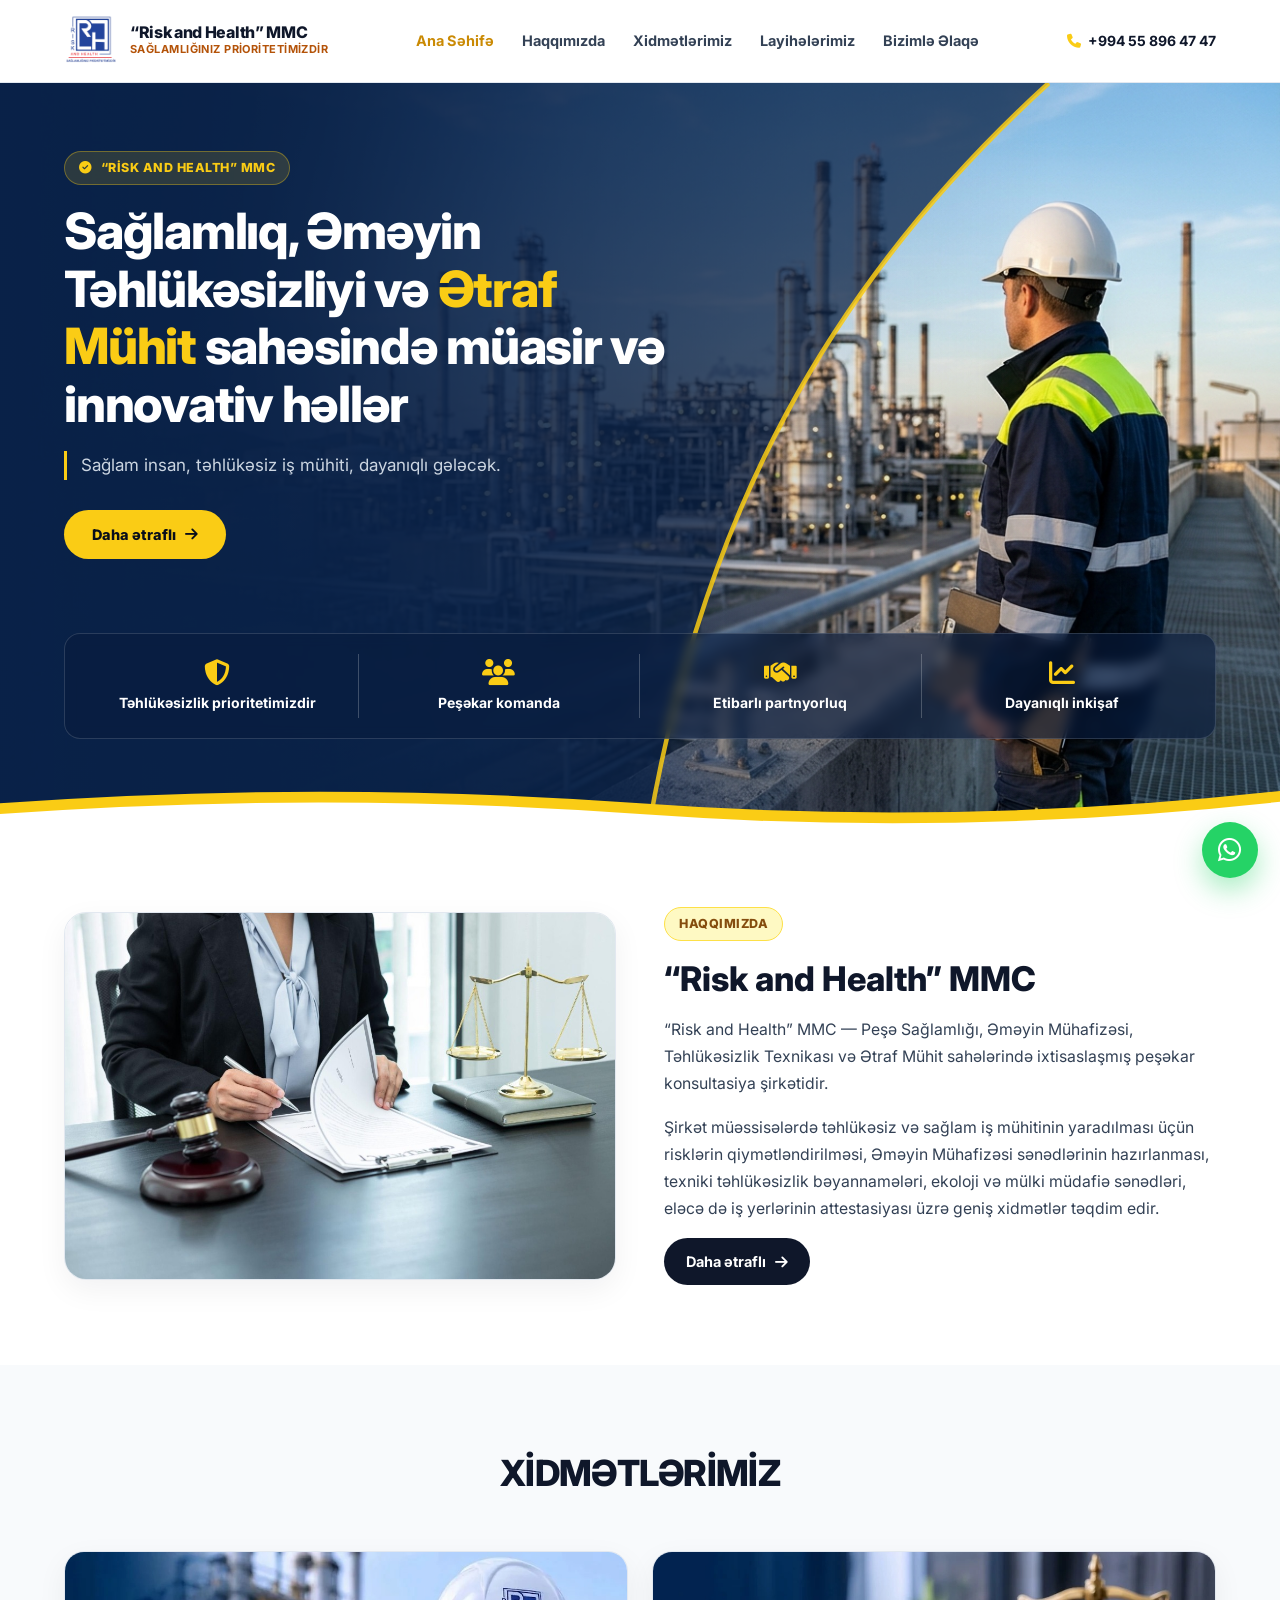
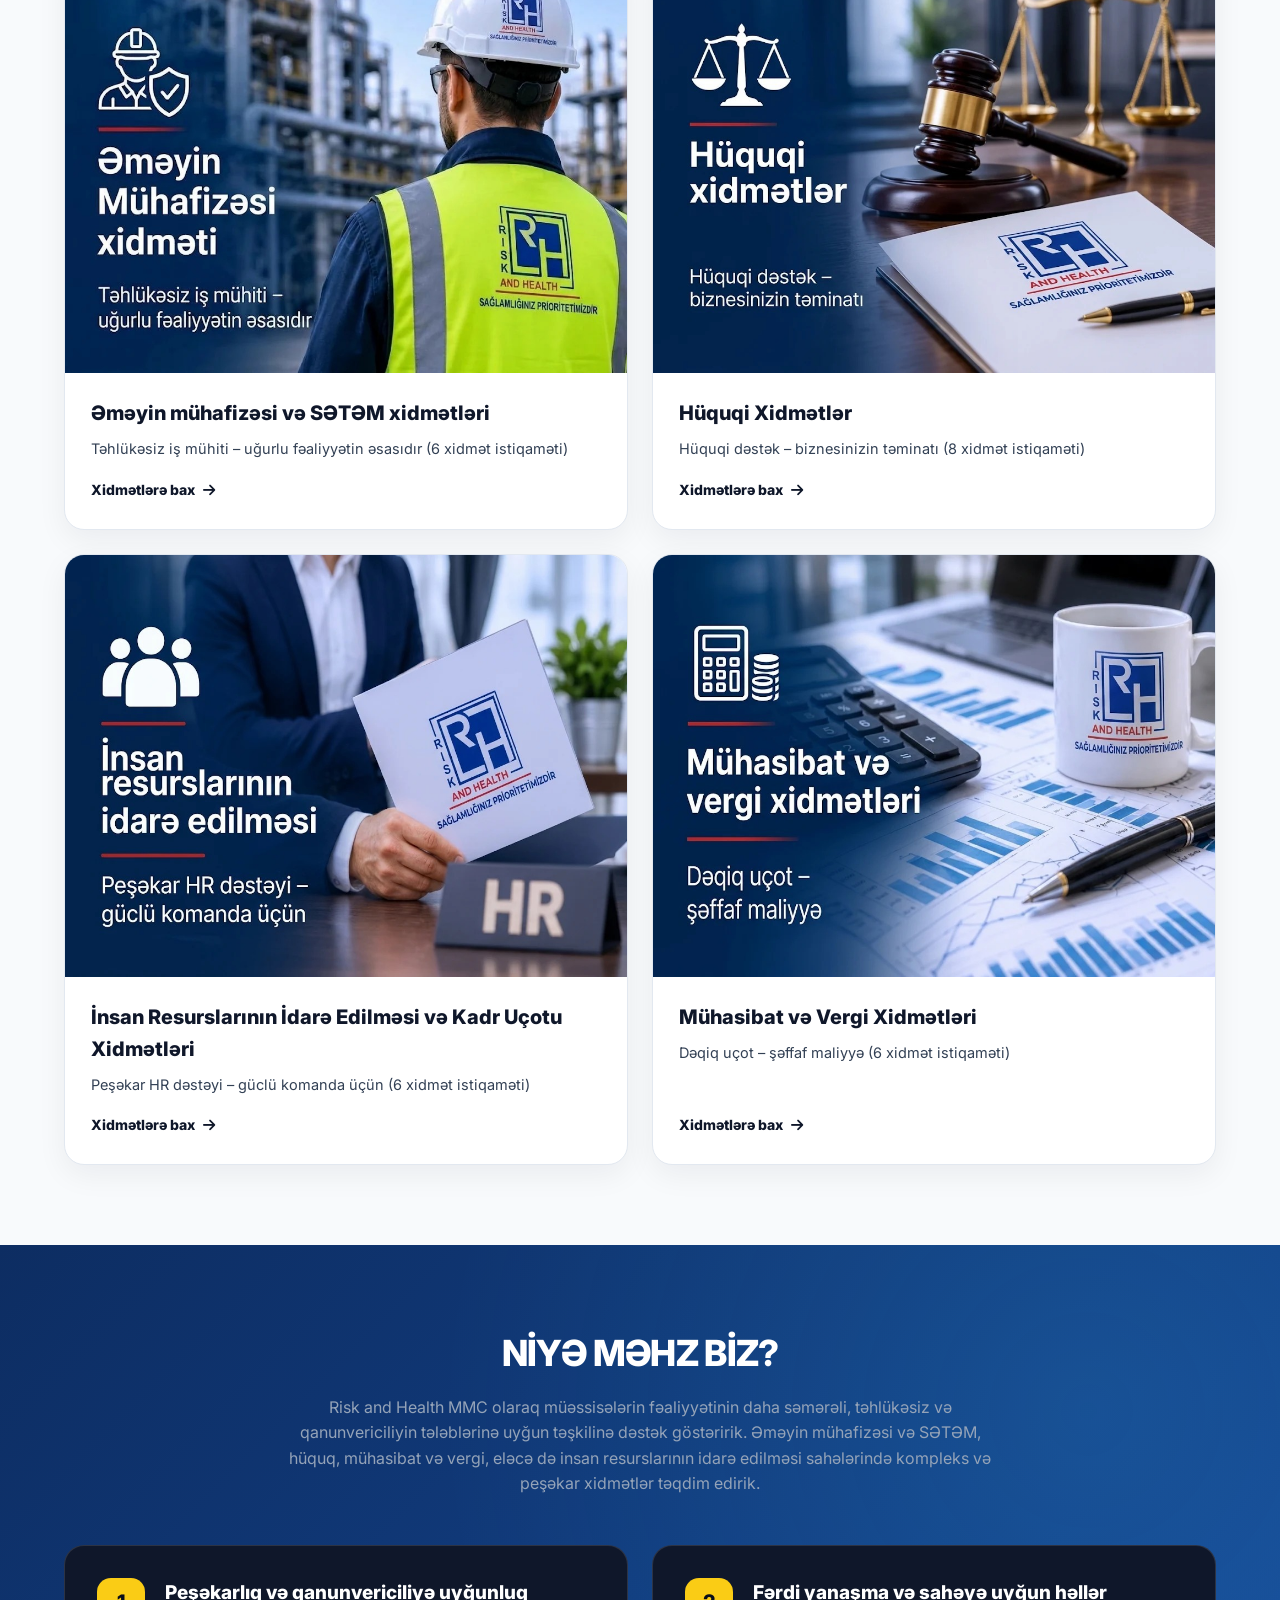
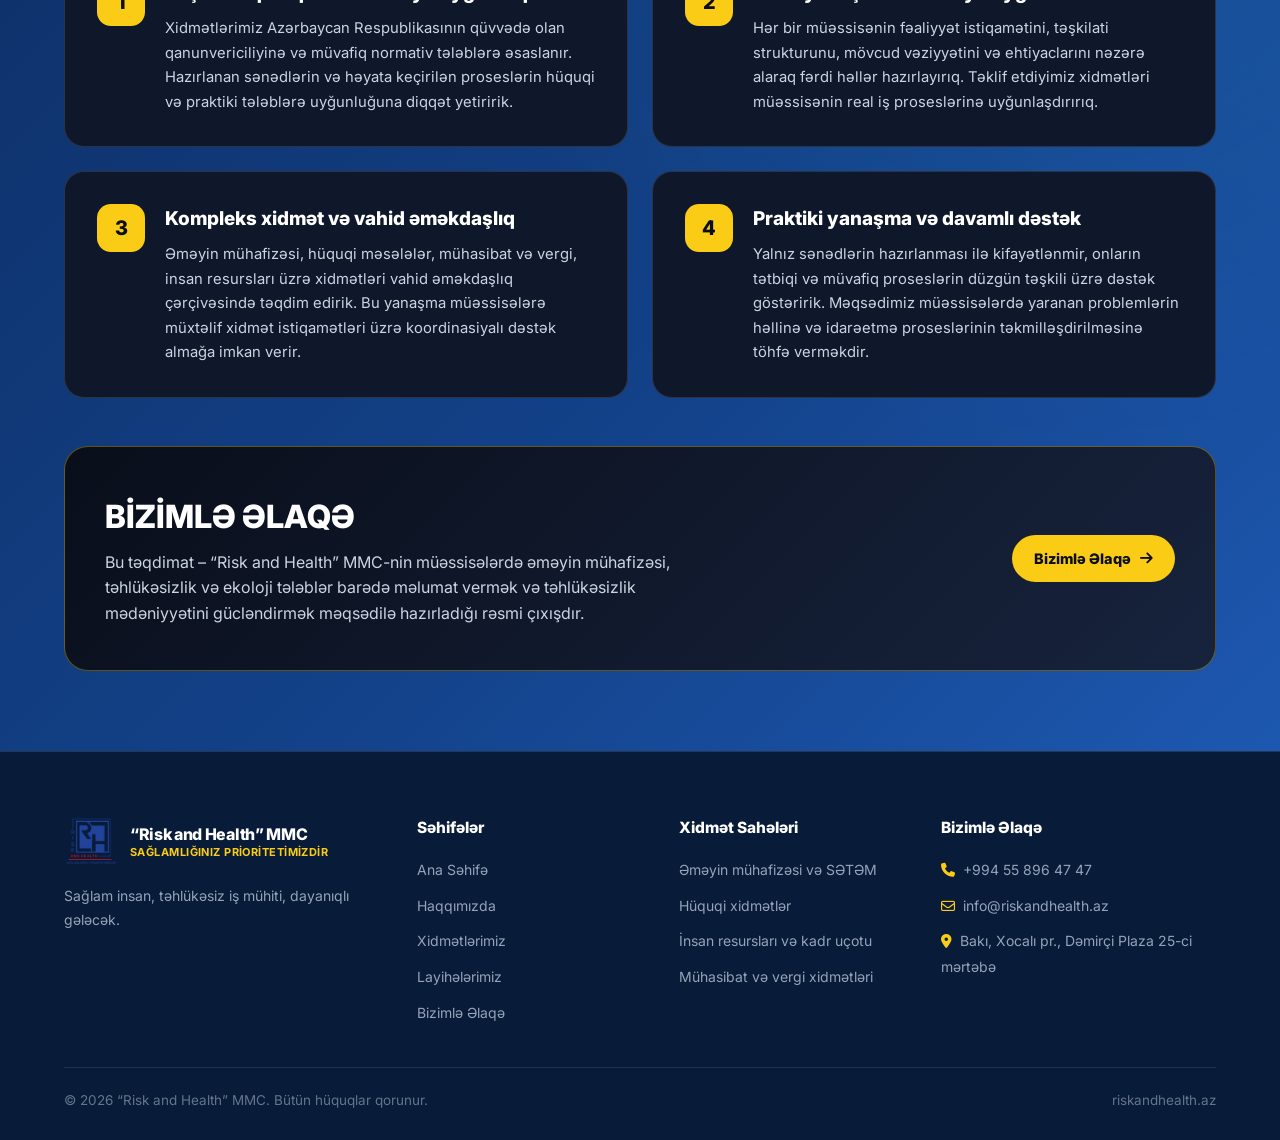
<file: index.html>
<!DOCTYPE html>
<html lang="az">
<head>
  <meta charset="UTF-8">
  <meta name="viewport" content="width=device-width, initial-scale=1.0">
  <title>“Risk and Health” MMC — Sağlamlıq, Əməyin Təhlükəsizliyi və Ətraf Mühit</title>
  <link rel="icon" type="image/png" href="assets/images/logo.png?v=3">
  <link rel="preconnect" href="https://fonts.googleapis.com">
  <link rel="preconnect" href="https://fonts.gstatic.com" crossorigin>
  <link href="https://fonts.googleapis.com/css2?family=Inter:wght@400;500;600;700;800;900&display=swap" rel="stylesheet">
  <link rel="stylesheet" href="https://cdnjs.cloudflare.com/ajax/libs/font-awesome/6.5.1/css/all.min.css">
  <link rel="stylesheet" href="css/style.css?v=13">
</head>
<body>

  <!-- HEADER -->
  <header class="site-header">
    <div class="nav-wrap">
      <a href="index.html" class="brand">
        <div class="brand-logo-box">
          <img src="assets/images/logo.png?v=3" alt="Risk and Health MMC Loqo">
        </div>
        <div class="brand-text">
          <strong>“Risk and Health” MMC</strong>
          <span>Sağlamlığınız Prioritetimizdir</span>
        </div>
      </a>

      <ul class="nav-links" id="navLinks">
        <li><a href="index.html" class="active">Ana Səhifə</a></li>
        <li><a href="about.html">Haqqımızda</a></li>
        <li><a href="services.html">Xidmətlərimiz</a></li>
        <li><a href="projects.html">Layihələrimiz</a></li>
        <li><a href="contact.html">Bizimlə Əlaqə</a></li>
      </ul>

      <div class="nav-cta">
        <a href="tel:+994558964747" class="nav-phone">
          <i class="fa-solid fa-phone"></i> +994 55 896 47 47
        </a>
        <button type="button" class="mobile-toggle" id="mobileToggle" aria-label="Menyu">
          <i class="fa-solid fa-bars"></i>
        </button>
      </div>
    </div>
  </header>

  <!-- 1. HERO -->
  <section class="hero-section hero-mockup">
    <svg class="hero-curve-overlay" viewBox="0 0 1440 700" preserveAspectRatio="none" aria-hidden="true">
      <path d="M0,0 L1180,0 C930,190 790,410 730,700 L0,700 Z" fill="rgba(9, 31, 66, 0.72)"></path>
      <path d="M1180,0 C930,190 790,410 730,700" fill="none" stroke="#FACC15" stroke-width="5" stroke-opacity="0.85"></path>
    </svg>

    <div class="container hero-inner-wrap">
      <div class="hero-grid">
        <div>
          <span class="eyebrow">
            <i class="fa-solid fa-circle-check"></i> “RİSK AND HEALTH” MMC
          </span>
          <h1 class="hero-title">
            Sağlamlıq, Əməyin Təhlükəsizliyi və <span>Ətraf Mühit</span> sahəsində müasir və innovativ həllər
          </h1>
          <p class="hero-sub">
            Sağlam insan, təhlükəsiz iş mühiti, dayanıqlı gələcək.
          </p>
          <div class="hero-actions">
            <a href="services.html" class="btn-primary btn-pill">
              Daha ətraflı <i class="fa-solid fa-arrow-right"></i>
            </a>
          </div>
        </div>

        <div class="hero-media" aria-hidden="true"></div>
      </div>

      <div class="hero-pillars">
        <div class="hero-pillar-item">
          <i class="fa-solid fa-shield-halved"></i>
          <span>Təhlükəsizlik prioritetimizdir</span>
        </div>
        <div class="hero-pillar-item">
          <i class="fa-solid fa-users"></i>
          <span>Peşəkar komanda</span>
        </div>
        <div class="hero-pillar-item">
          <i class="fa-solid fa-handshake"></i>
          <span>Etibarlı partnyorluq</span>
        </div>
        <div class="hero-pillar-item">
          <i class="fa-solid fa-chart-line"></i>
          <span>Dayanıqlı inkişaf</span>
        </div>
      </div>
    </div>

    <svg class="hero-bottom-wave" viewBox="0 0 1440 70" preserveAspectRatio="none" aria-hidden="true">
      <path d="M0,38 Q360,8 720,38 T1440,22 L1440,70 L0,70 Z" fill="#FACC15"></path>
      <path d="M0,52 Q360,22 720,52 T1440,36 L1440,70 L0,70 Z" fill="#FFFFFF"></path>
    </svg>
  </section>

  <!-- 2. HAQQIMIZDA -->
  <section class="section">
    <div class="container">
      <div class="split-grid">
        <div class="split-img">
          <img src="assets/images/about-legal.jpg" alt="Risk and Health MMC — Hüquq və normativ sənədləşmə">
        </div>
        <div class="split-content">
          <span class="eyebrow" style="background:#FEF9C3; color:#854D0E; border-color:#FDE047;">
            HAQQIMIZDA
          </span>
          <h2>“Risk and Health” MMC</h2>
          <p>
            “Risk and Health” MMC — Peşə Sağlamlığı, Əməyin Mühafizəsi, Təhlükəsizlik Texnikası və Ətraf Mühit sahələrində ixtisaslaşmış peşəkar konsultasiya şirkətidir.
          </p>
          <p>
            Şirkət müəssisələrdə təhlükəsiz və sağlam iş mühitinin yaradılması üçün risklərin qiymətləndirilməsi, Əməyin Mühafizəsi sənədlərinin hazırlanması, texniki təhlükəsizlik bəyannamələri, ekoloji və mülki müdafiə sənədləri, eləcə də iş yerlərinin attestasiyası üzrə geniş xidmətlər təqdim edir.
          </p>
          <a href="about.html" class="btn-dark">
            Daha ətraflı <i class="fa-solid fa-arrow-right"></i>
          </a>
        </div>
      </div>
    </div>
  </section>

  <!-- 3. XİDMƏTLƏRİMİZ (4 ƏSAS İSTİQAMƏT) -->
  <section class="section section-light" id="services">
    <div class="container">
      <div class="section-head">
        <h2>XİDMƏTLƏRİMİZ</h2>
      </div>

      <div class="pillars-grid" id="homePillarsGrid"></div>
    </div>
  </section>

  <!-- 4. NİYƏ MƏHZ BİZ? -->
  <section class="section section-dark">
    <div class="container">
      <div class="section-head">
        <h2>NİYƏ MƏHZ BİZ?</h2>
        <p>
          Risk and Health MMC olaraq müəssisələrin fəaliyyətinin daha səmərəli, təhlükəsiz və qanunvericiliyin tələblərinə uyğun təşkilinə dəstək göstəririk. Əməyin mühafizəsi və SƏTƏM, hüquq, mühasibat və vergi, eləcə də insan resurslarının idarə edilməsi sahələrində kompleks və peşəkar xidmətlər təqdim edirik.
        </p>
      </div>

      <div class="why-grid">
        <div class="why-card">
          <div class="why-num">1</div>
          <div>
            <h3>Peşəkarlıq və qanunvericiliyə uyğunluq</h3>
            <p>
              Xidmətlərimiz Azərbaycan Respublikasının qüvvədə olan qanunvericiliyinə və müvafiq normativ tələblərə əsaslanır. Hazırlanan sənədlərin və həyata keçirilən proseslərin hüquqi və praktiki tələblərə uyğunluğuna diqqət yetiririk.
            </p>
          </div>
        </div>
        <div class="why-card">
          <div class="why-num">2</div>
          <div>
            <h3>Fərdi yanaşma və sahəyə uyğun həllər</h3>
            <p>
              Hər bir müəssisənin fəaliyyət istiqamətini, təşkilati strukturunu, mövcud vəziyyətini və ehtiyaclarını nəzərə alaraq fərdi həllər hazırlayırıq. Təklif etdiyimiz xidmətləri müəssisənin real iş proseslərinə uyğunlaşdırırıq.
            </p>
          </div>
        </div>
        <div class="why-card">
          <div class="why-num">3</div>
          <div>
            <h3>Kompleks xidmət və vahid əməkdaşlıq</h3>
            <p>
              Əməyin mühafizəsi, hüquqi məsələlər, mühasibat və vergi, insan resursları üzrə xidmətləri vahid əməkdaşlıq çərçivəsində təqdim edirik. Bu yanaşma müəssisələrə müxtəlif xidmət istiqamətləri üzrə koordinasiyalı dəstək almağa imkan verir.
            </p>
          </div>
        </div>
        <div class="why-card">
          <div class="why-num">4</div>
          <div>
            <h3>Praktiki yanaşma və davamlı dəstək</h3>
            <p>
              Yalnız sənədlərin hazırlanması ilə kifayətlənmir, onların tətbiqi və müvafiq proseslərin düzgün təşkili üzrə dəstək göstəririk. Məqsədimiz müəssisələrdə yaranan problemlərin həllinə və idarəetmə proseslərinin təkmilləşdirilməsinə töhfə verməkdir.
            </p>
          </div>
        </div>
      </div>

      <div class="cta-banner" style="margin-top:48px;">
        <div>
          <h2>BİZİMLƏ ƏLAQƏ</h2>
          <p>
            Bu təqdimat – “Risk and Health” MMC-nin müəssisələrdə əməyin mühafizəsi, təhlükəsizlik və ekoloji tələblər barədə məlumat vermək və təhlükəsizlik mədəniyyətini gücləndirmək məqsədilə hazırladığı rəsmi çıxışdır.
          </p>
        </div>
        <a href="contact.html" class="btn-primary">
          Bizimlə Əlaqə <i class="fa-solid fa-arrow-right"></i>
        </a>
      </div>
    </div>
  </section>

  <!-- FOOTER -->
  <footer class="site-footer">
    <div class="container">
      <div class="footer-grid">
        <div class="footer-col">
          <a href="index.html" class="brand" style="margin-bottom:14px;">
            <div class="brand-logo-box">
              <img src="assets/images/logo.png?v=3" alt="Risk and Health MMC Loqo">
            </div>
            <div class="brand-text">
              <strong>“Risk and Health” MMC</strong>
              <span>Sağlamlığınız Prioritetimizdir</span>
            </div>
          </a>
          <p style="font-size:14px; color:#94A3B8; line-height:1.65;">
            Sağlam insan, təhlükəsiz iş mühiti, dayanıqlı gələcək.
          </p>
        </div>

        <div class="footer-col">
          <h4>Səhifələr</h4>
          <ul>
            <li><a href="index.html">Ana Səhifə</a></li>
            <li><a href="about.html">Haqqımızda</a></li>
            <li><a href="services.html">Xidmətlərimiz</a></li>
            <li><a href="projects.html">Layihələrimiz</a></li>
            <li><a href="contact.html">Bizimlə Əlaqə</a></li>
          </ul>
        </div>

        <div class="footer-col">
          <h4>Xidmət Sahələri</h4>
          <ul>
            <li><a href="services.html?cat=setem">Əməyin mühafizəsi və SƏTƏM</a></li>
            <li><a href="services.html?cat=huquq">Hüquqi xidmətlər</a></li>
            <li><a href="services.html?cat=hr">İnsan resursları və kadr uçotu</a></li>
            <li><a href="services.html?cat=maliyye">Mühasibat və vergi xidmətləri</a></li>
          </ul>
        </div>

        <div class="footer-col">
          <h4>Bizimlə Əlaqə</h4>
          <ul>
            <li><a href="tel:+994558964747"><i class="fa-solid fa-phone" style="color:#FACC15; margin-right:8px;"></i>+994 55 896 47 47</a></li>
            <li><a href="mailto:info@riskandhealth.az"><i class="fa-regular fa-envelope" style="color:#FACC15; margin-right:8px;"></i>info@riskandhealth.az</a></li>
            <li><span style="font-size:14px; color:#94A3B8;"><i class="fa-solid fa-location-dot" style="color:#FACC15; margin-right:8px;"></i>Bakı, Xocalı pr., Dəmirçi Plaza 25-ci mərtəbə</span></li>
          </ul>
        </div>
      </div>

      <div class="footer-bottom">
        <span>© 2026 “Risk and Health” MMC. Bütün hüquqlar qorunur.</span>
        <span>riskandhealth.az</span>
      </div>
    </div>
  </footer>

  <a href="https://wa.me/994558964747" target="_blank" rel="noopener noreferrer" class="floating-wa" aria-label="WhatsApp">
    <i class="fa-brands fa-whatsapp"></i>
  </a>

  <script src="js/services-data.js?v=3"></script>
  <script>
    const mobileToggle = document.getElementById("mobileToggle");
    const navLinks = document.getElementById("navLinks");
    if (mobileToggle && navLinks) {
      mobileToggle.addEventListener("click", () => navLinks.classList.toggle("open"));
    }

    const pillarsGrid = document.getElementById("homePillarsGrid");
    if (pillarsGrid && Array.isArray(RH_CATEGORIES)) {
      pillarsGrid.innerHTML = RH_CATEGORIES.map(cat => `
        <div class="pillar-card">
          <img src="${cat.banner}" alt="${cat.title}">
          <div class="pillar-body">
            <h3>${cat.title}</h3>
            <p>${cat.tagline} (${cat.items.length} xidmət istiqaməti)</p>
            <a href="services.html?cat=${cat.key}" class="service-link">
              Xidmətlərə bax <i class="fa-solid fa-arrow-right"></i>
            </a>
          </div>
        </div>
      `).join("");
    }
  </script>
</body>
</html>
</file>
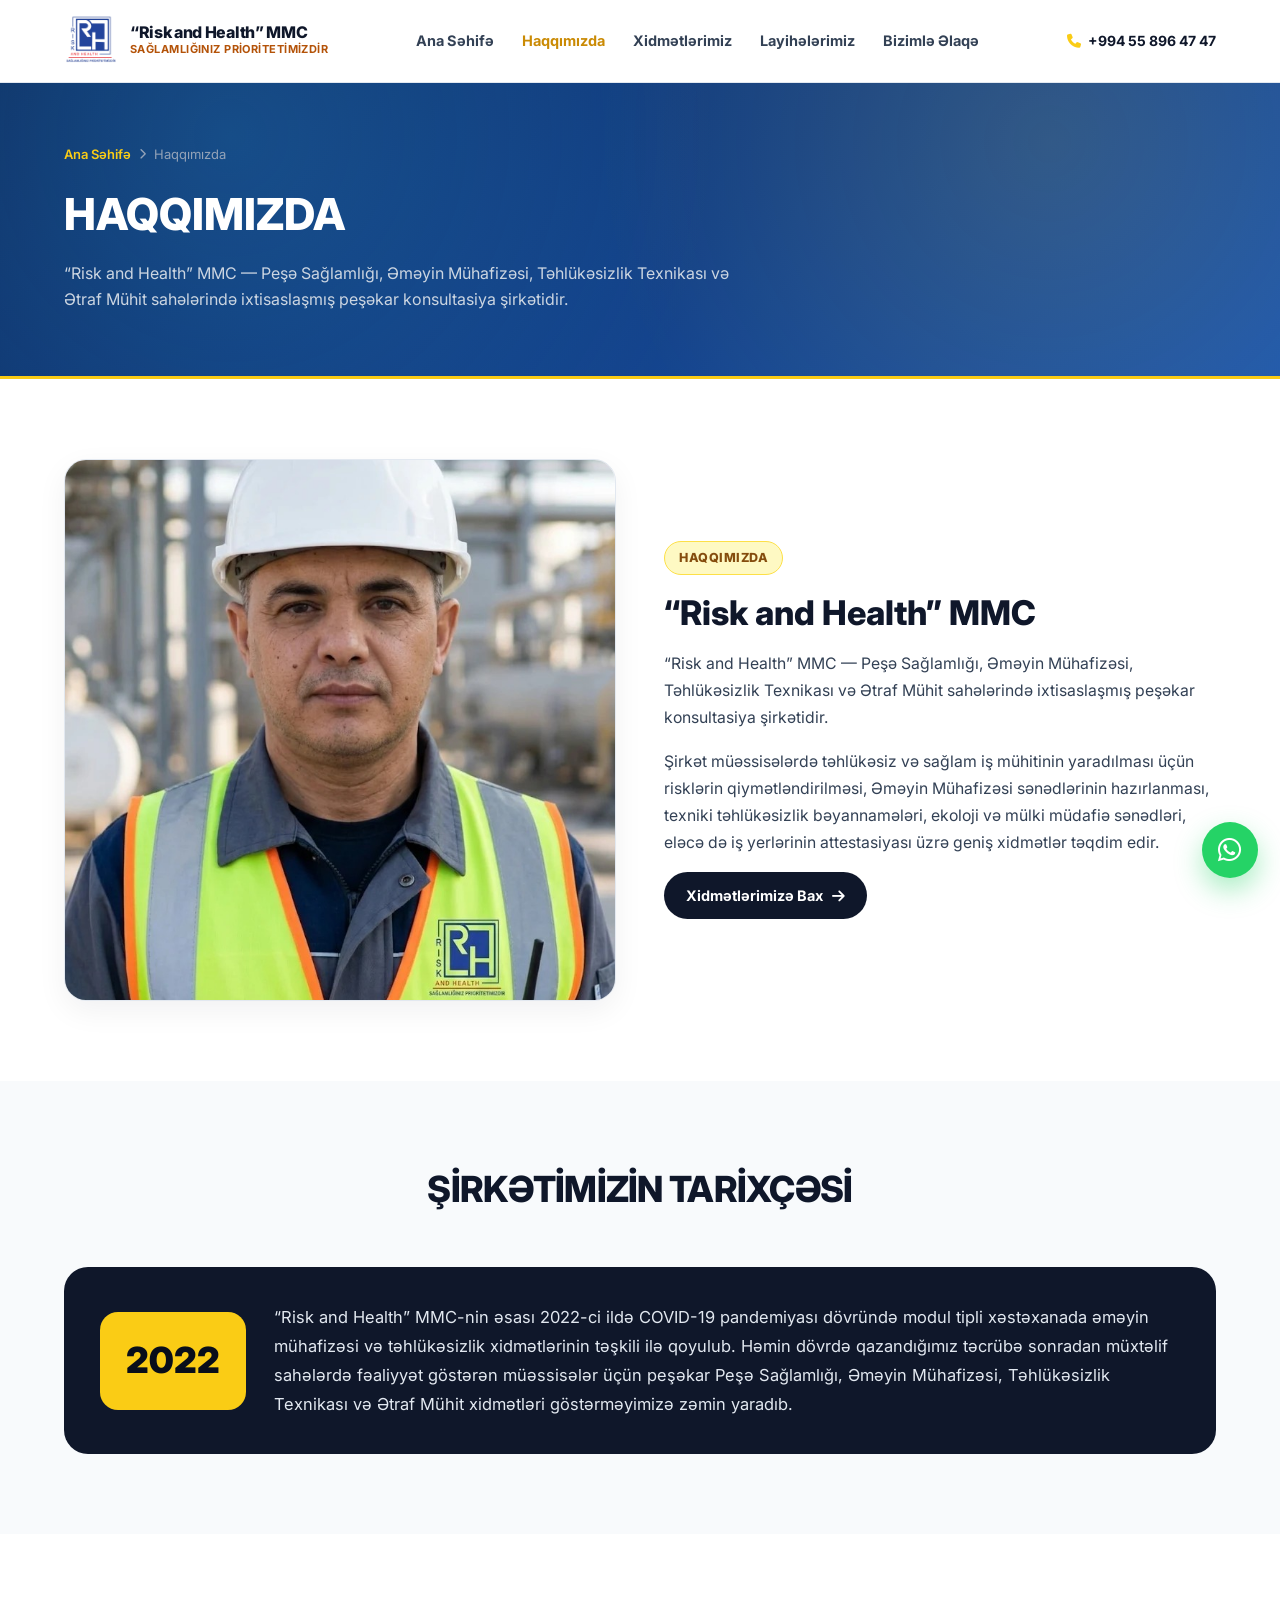
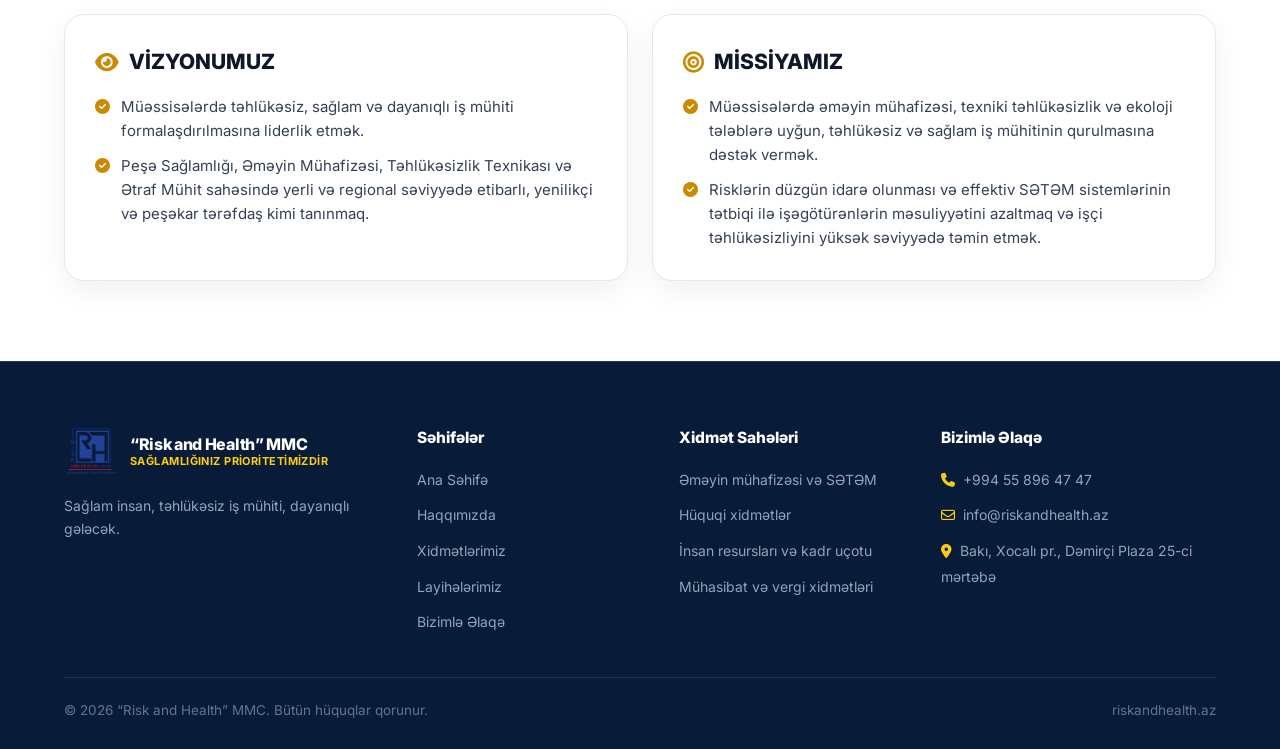
<file: about.html>
<!DOCTYPE html>
<html lang="az">
<head>
  <meta charset="UTF-8">
  <meta name="viewport" content="width=device-width, initial-scale=1.0">
  <title>Haqqımızda | “Risk and Health” MMC</title>
  <link rel="icon" type="image/png" href="assets/images/logo.png?v=3">
  <link rel="preconnect" href="https://fonts.googleapis.com">
  <link rel="preconnect" href="https://fonts.gstatic.com" crossorigin>
  <link href="https://fonts.googleapis.com/css2?family=Inter:wght@400;500;600;700;800;900&display=swap" rel="stylesheet">
  <link rel="stylesheet" href="https://cdnjs.cloudflare.com/ajax/libs/font-awesome/6.5.1/css/all.min.css">
  <link rel="stylesheet" href="css/style.css?v=11">
</head>
<body>

  <!-- HEADER -->
  <header class="site-header">
    <div class="nav-wrap">
      <a href="index.html" class="brand">
        <div class="brand-logo-box">
          <img src="assets/images/logo.png?v=3" alt="Risk and Health MMC Loqo">
        </div>
        <div class="brand-text">
          <strong>“Risk and Health” MMC</strong>
          <span>Sağlamlığınız Prioritetimizdir</span>
        </div>
      </a>

      <ul class="nav-links" id="navLinks">
        <li><a href="index.html">Ana Səhifə</a></li>
        <li><a href="about.html" class="active">Haqqımızda</a></li>
        <li><a href="services.html">Xidmətlərimiz</a></li>
        <li><a href="projects.html">Layihələrimiz</a></li>
        <li><a href="contact.html">Bizimlə Əlaqə</a></li>
      </ul>

      <div class="nav-cta">
        <a href="tel:+994558964747" class="nav-phone">
          <i class="fa-solid fa-phone"></i> +994 55 896 47 47
        </a>
        <button type="button" class="mobile-toggle" id="mobileToggle" aria-label="Menyu">
          <i class="fa-solid fa-bars"></i>
        </button>
      </div>
    </div>
  </header>

  <!-- PAGE HERO -->
  <section class="page-hero">
    <div class="container">
      <div class="breadcrumb">
        <a href="index.html">Ana Səhifə</a>
        <i class="fa-solid fa-chevron-right" style="font-size:11px;"></i>
        <span>Haqqımızda</span>
      </div>
      <h1>HAQQIMIZDA</h1>
      <p>
        “Risk and Health” MMC — Peşə Sağlamlığı, Əməyin Mühafizəsi, Təhlükəsizlik Texnikası və Ətraf Mühit sahələrində ixtisaslaşmış peşəkar konsultasiya şirkətidir.
      </p>
    </div>
  </section>

  <!-- HAQQIMIZDA -->
  <section class="section">
    <div class="container">
      <div class="split-grid">
        <div class="split-img">
          <img src="assets/images/engineer-portrait.jpg" alt="Risk and Health MMC Mühəndisi">
        </div>
        <div class="split-content">
          <span class="eyebrow" style="background:#FEF9C3; color:#854D0E; border-color:#FDE047;">
            HAQQIMIZDA
          </span>
          <h2>“Risk and Health” MMC</h2>
          <p>
            “Risk and Health” MMC — Peşə Sağlamlığı, Əməyin Mühafizəsi, Təhlükəsizlik Texnikası və Ətraf Mühit sahələrində ixtisaslaşmış peşəkar konsultasiya şirkətidir.
          </p>
          <p>
            Şirkət müəssisələrdə təhlükəsiz və sağlam iş mühitinin yaradılması üçün risklərin qiymətləndirilməsi, Əməyin Mühafizəsi sənədlərinin hazırlanması, texniki təhlükəsizlik bəyannamələri, ekoloji və mülki müdafiə sənədləri, eləcə də iş yerlərinin attestasiyası üzrə geniş xidmətlər təqdim edir.
          </p>
          <a href="services.html" class="btn-dark">
            Xidmətlərimizə Bax <i class="fa-solid fa-arrow-right"></i>
          </a>
        </div>
      </div>
    </div>
  </section>

  <!-- ŞİRKƏTİMİZİN TARİXÇƏSİ -->
  <section class="section section-light">
    <div class="container">
      <div class="section-head">
        <h2>ŞİRKƏTİMİZİN TARİXÇƏSİ</h2>
      </div>

      <div class="history-card">
        <div class="year-badge">2022</div>
        <div>
          <p style="font-size:16.5px; line-height:1.75; color:#E2E8F0;">
            “Risk and Health” MMC-nin əsası 2022-ci ildə COVID-19 pandemiyası dövründə modul tipli xəstəxanada əməyin mühafizəsi və təhlükəsizlik xidmətlərinin təşkili ilə qoyulub. Həmin dövrdə qazandığımız təcrübə sonradan müxtəlif sahələrdə fəaliyyət göstərən müəssisələr üçün peşəkar Peşə Sağlamlığı, Əməyin Mühafizəsi, Təhlükəsizlik Texnikası və Ətraf Mühit xidmətləri göstərməyimizə zəmin yaradıb.
          </p>
        </div>
      </div>
    </div>
  </section>

  <!-- VİZYONUMUZ VƏ MİSSİYAMIZ -->
  <section class="section">
    <div class="container">
      <div class="vm-grid">
        <div class="vm-card">
          <h3><i class="fa-solid fa-eye"></i> VİZYONUMUZ</h3>
          <ul class="sd-list">
            <li><i class="fa-solid fa-circle-check"></i><span>Müəssisələrdə təhlükəsiz, sağlam və dayanıqlı iş mühiti formalaşdırılmasına liderlik etmək.</span></li>
            <li><i class="fa-solid fa-circle-check"></i><span>Peşə Sağlamlığı, Əməyin Mühafizəsi, Təhlükəsizlik Texnikası və Ətraf Mühit sahəsində yerli və regional səviyyədə etibarlı, yenilikçi və peşəkar tərəfdaş kimi tanınmaq.</span></li>
          </ul>
        </div>

        <div class="vm-card">
          <h3><i class="fa-solid fa-bullseye"></i> MİSSİYAMIZ</h3>
          <ul class="sd-list">
            <li><i class="fa-solid fa-circle-check"></i><span>Müəssisələrdə əməyin mühafizəsi, texniki təhlükəsizlik və ekoloji tələblərə uyğun, təhlükəsiz və sağlam iş mühitinin qurulmasına dəstək vermək.</span></li>
            <li><i class="fa-solid fa-circle-check"></i><span>Risklərin düzgün idarə olunması və effektiv SƏTƏM sistemlərinin tətbiqi ilə işəgötürənlərin məsuliyyətini azaltmaq və işçi təhlükəsizliyini yüksək səviyyədə təmin etmək.</span></li>
          </ul>
        </div>
      </div>
    </div>
  </section>

  <!-- FOOTER -->
  <footer class="site-footer">
    <div class="container">
      <div class="footer-grid">
        <div class="footer-col">
          <a href="index.html" class="brand" style="margin-bottom:14px;">
            <div class="brand-logo-box">
              <img src="assets/images/logo.png?v=3" alt="Risk and Health MMC Loqo">
            </div>
            <div class="brand-text">
              <strong>“Risk and Health” MMC</strong>
              <span>Sağlamlığınız Prioritetimizdir</span>
            </div>
          </a>
          <p style="font-size:14px; color:#94A3B8; line-height:1.65;">
            Sağlam insan, təhlükəsiz iş mühiti, dayanıqlı gələcək.
          </p>
        </div>

        <div class="footer-col">
          <h4>Səhifələr</h4>
          <ul>
            <li><a href="index.html">Ana Səhifə</a></li>
            <li><a href="about.html">Haqqımızda</a></li>
            <li><a href="services.html">Xidmətlərimiz</a></li>
            <li><a href="projects.html">Layihələrimiz</a></li>
            <li><a href="contact.html">Bizimlə Əlaqə</a></li>
          </ul>
        </div>

        <div class="footer-col">
          <h4>Xidmət Sahələri</h4>
          <ul>
            <li><a href="services.html?cat=setem">Əməyin mühafizəsi və SƏTƏM</a></li>
            <li><a href="services.html?cat=huquq">Hüquqi xidmətlər</a></li>
            <li><a href="services.html?cat=hr">İnsan resursları və kadr uçotu</a></li>
            <li><a href="services.html?cat=maliyye">Mühasibat və vergi xidmətləri</a></li>
          </ul>
        </div>

        <div class="footer-col">
          <h4>Bizimlə Əlaqə</h4>
          <ul>
            <li><a href="tel:+994558964747"><i class="fa-solid fa-phone" style="color:#FACC15; margin-right:8px;"></i>+994 55 896 47 47</a></li>
            <li><a href="mailto:info@riskandhealth.az"><i class="fa-regular fa-envelope" style="color:#FACC15; margin-right:8px;"></i>info@riskandhealth.az</a></li>
            <li><span style="font-size:14px; color:#94A3B8;"><i class="fa-solid fa-location-dot" style="color:#FACC15; margin-right:8px;"></i>Bakı, Xocalı pr., Dəmirçi Plaza 25-ci mərtəbə</span></li>
          </ul>
        </div>
      </div>

      <div class="footer-bottom">
        <span>© 2026 “Risk and Health” MMC. Bütün hüquqlar qorunur.</span>
        <span>riskandhealth.az</span>
      </div>
    </div>
  </footer>

  <a href="https://wa.me/994558964747" target="_blank" rel="noopener noreferrer" class="floating-wa" aria-label="WhatsApp">
    <i class="fa-brands fa-whatsapp"></i>
  </a>

  <script>
    const mobileToggle = document.getElementById("mobileToggle");
    const navLinks = document.getElementById("navLinks");
    if (mobileToggle && navLinks) {
      mobileToggle.addEventListener("click", () => navLinks.classList.toggle("open"));
    }
  </script>
</body>
</html>
</file>
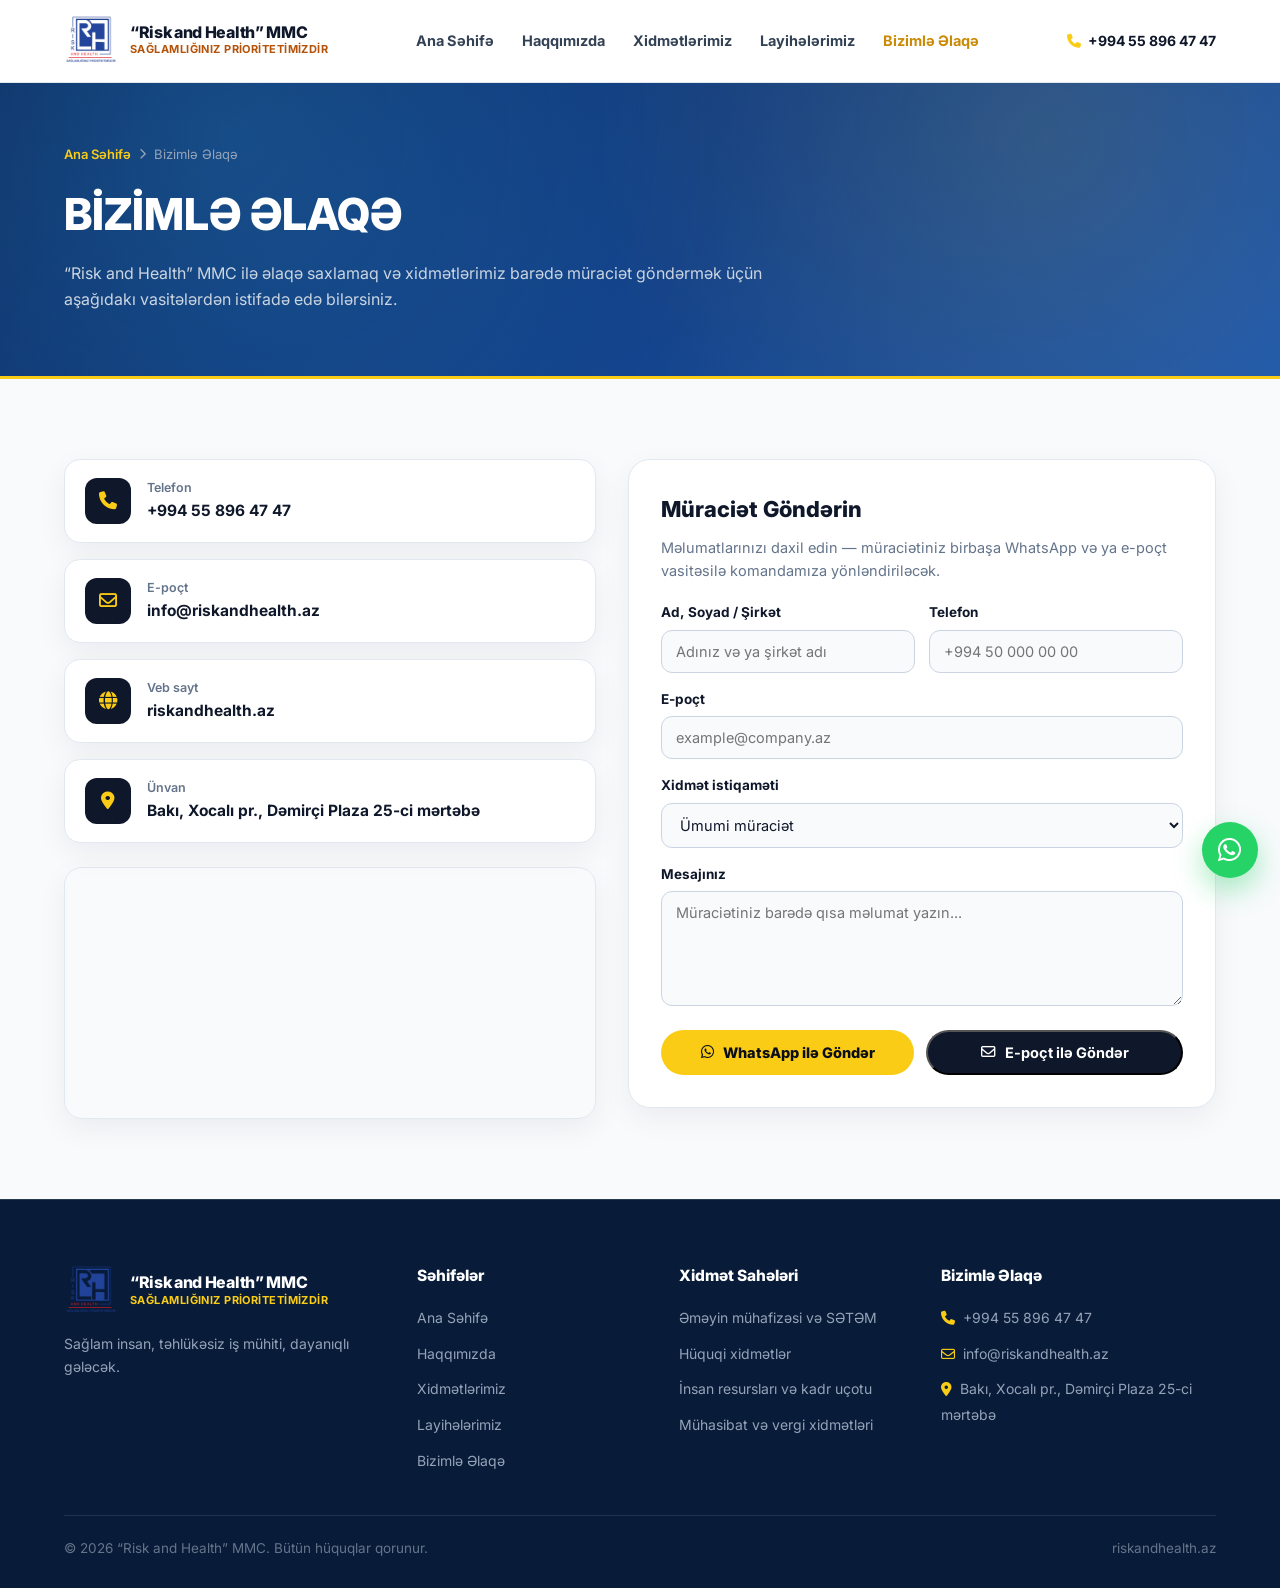
<file: contact.html>
<!DOCTYPE html>
<html lang="az">
<head>
  <meta charset="UTF-8">
  <meta name="viewport" content="width=device-width, initial-scale=1.0">
  <title>Bizimlə Əlaqə | “Risk and Health” MMC</title>
  <link rel="icon" type="image/png" href="assets/images/logo.png?v=3">
  <link rel="preconnect" href="https://fonts.googleapis.com">
  <link rel="preconnect" href="https://fonts.gstatic.com" crossorigin>
  <link href="https://fonts.googleapis.com/css2?family=Inter:wght@400;500;600;700;800;900&display=swap" rel="stylesheet">
  <link rel="stylesheet" href="https://cdnjs.cloudflare.com/ajax/libs/font-awesome/6.5.1/css/all.min.css">
  <link rel="stylesheet" href="css/style.css?v=11">
</head>
<body>

  <!-- HEADER -->
  <header class="site-header">
    <div class="nav-wrap">
      <a href="index.html" class="brand">
        <div class="brand-logo-box">
          <img src="assets/images/logo.png?v=3" alt="Risk and Health MMC Loqo">
        </div>
        <div class="brand-text">
          <strong>“Risk and Health” MMC</strong>
          <span>Sağlamlığınız Prioritetimizdir</span>
        </div>
      </a>

      <ul class="nav-links" id="navLinks">
        <li><a href="index.html">Ana Səhifə</a></li>
        <li><a href="about.html">Haqqımızda</a></li>
        <li><a href="services.html">Xidmətlərimiz</a></li>
        <li><a href="projects.html">Layihələrimiz</a></li>
        <li><a href="contact.html" class="active">Bizimlə Əlaqə</a></li>
      </ul>

      <div class="nav-cta">
        <a href="tel:+994558964747" class="nav-phone">
          <i class="fa-solid fa-phone"></i> +994 55 896 47 47
        </a>
        <button type="button" class="mobile-toggle" id="mobileToggle" aria-label="Menyu">
          <i class="fa-solid fa-bars"></i>
        </button>
      </div>
    </div>
  </header>

  <!-- PAGE HERO -->
  <section class="page-hero">
    <div class="container">
      <div class="breadcrumb">
        <a href="index.html">Ana Səhifə</a>
        <i class="fa-solid fa-chevron-right" style="font-size:11px;"></i>
        <span>Bizimlə Əlaqə</span>
      </div>
      <h1>BİZİMLƏ ƏLAQƏ</h1>
      <p>
        “Risk and Health” MMC ilə əlaqə saxlamaq və xidmətlərimiz barədə müraciət göndərmək üçün aşağıdakı vasitələrdən istifadə edə bilərsiniz.
      </p>
    </div>
  </section>

  <!-- CONTACT SECTION -->
  <section class="section section-light">
    <div class="container">
      <div class="contact-grid">
        <div>
          <div class="contact-cards">
            <div class="contact-item">
              <i class="fa-solid fa-phone"></i>
              <div>
                <span>Telefon</span>
                <a href="tel:+994558964747">+994 55 896 47 47</a>
              </div>
            </div>

            <div class="contact-item">
              <i class="fa-regular fa-envelope"></i>
              <div>
                <span>E-poçt</span>
                <a href="mailto:info@riskandhealth.az">info@riskandhealth.az</a>
              </div>
            </div>

            <div class="contact-item">
              <i class="fa-solid fa-globe"></i>
              <div>
                <span>Veb sayt</span>
                <a href="https://riskandhealth.az" target="_blank" rel="noopener noreferrer">riskandhealth.az</a>
              </div>
            </div>

            <div class="contact-item">
              <i class="fa-solid fa-location-dot"></i>
              <div>
                <span>Ünvan</span>
                <strong>Bakı, Xocalı pr., Dəmirçi Plaza 25-ci mərtəbə</strong>
              </div>
            </div>
          </div>

          <div style="border-radius:18px; overflow:hidden; border:1px solid #E2E8F0; box-shadow:0 10px 30px rgba(15,23,42,0.06);">
            <iframe
              title="Dəmirçi Plaza Xəritə"
              src="https://www.google.com/maps?q=Demirchi+Tower+Baku+Khojaly+Avenue&output=embed"
              width="100%"
              height="250"
              style="border:0; display:block;"
              loading="lazy">
            </iframe>
          </div>
        </div>

        <div class="form-card">
          <h3 style="font-size:22px; font-weight:800; margin-bottom:8px;">Müraciət Göndərin</h3>
          <p style="color:#64748B; font-size:14.5px; margin-bottom:20px;">
            Məlumatlarınızı daxil edin — müraciətiniz birbaşa WhatsApp və ya e-poçt vasitəsilə komandamıza yönləndiriləcək.
          </p>

          <form id="contactForm">
            <div class="form-row">
              <div class="form-group">
                <label for="cName">Ad, Soyad / Şirkət</label>
                <input type="text" id="cName" class="form-control" placeholder="Adınız və ya şirkət adı" required>
              </div>
              <div class="form-group">
                <label for="cPhone">Telefon</label>
                <input type="tel" id="cPhone" class="form-control" placeholder="+994 50 000 00 00" required>
              </div>
            </div>

            <div class="form-group">
              <label for="cEmail">E-poçt</label>
              <input type="email" id="cEmail" class="form-control" placeholder="example@company.az">
            </div>

            <div class="form-group">
              <label for="cService">Xidmət istiqaməti</label>
              <select id="cService" class="form-control">
                <option value="Ümumi müraciət">Ümumi müraciət</option>
                <option value="Əməyin mühafizəsi və SƏTƏM">Əməyin mühafizəsi və SƏTƏM</option>
                <option value="Hüquqi xidmətlər">Hüquqi xidmətlər</option>
                <option value="İnsan resursları və kadr uçotu">İnsan resursları və kadr uçotu</option>
                <option value="Mühasibat və vergi xidmətləri">Mühasibat və vergi xidmətləri</option>
              </select>
            </div>

            <div class="form-group">
              <label for="cMessage">Mesajınız</label>
              <textarea id="cMessage" class="form-control" placeholder="Müraciətiniz barədə qısa məlumat yazın..." required></textarea>
            </div>

            <div style="display:flex; flex-wrap:wrap; gap:12px;">
              <button type="submit" class="btn-primary" style="flex:1;">
                <i class="fa-brands fa-whatsapp"></i> WhatsApp ilə Göndər
              </button>
              <button type="button" id="emailSendBtn" class="btn-dark" style="flex:1;">
                <i class="fa-regular fa-envelope"></i> E-poçt ilə Göndər
              </button>
            </div>
          </form>
        </div>
      </div>
    </div>
  </section>

  <!-- FOOTER -->
  <footer class="site-footer">
    <div class="container">
      <div class="footer-grid">
        <div class="footer-col">
          <a href="index.html" class="brand" style="margin-bottom:14px;">
            <div class="brand-logo-box">
              <img src="assets/images/logo.png?v=3" alt="Risk and Health MMC Loqo">
            </div>
            <div class="brand-text">
              <strong>“Risk and Health” MMC</strong>
              <span>Sağlamlığınız Prioritetimizdir</span>
            </div>
          </a>
          <p style="font-size:14px; color:#94A3B8; line-height:1.65;">
            Sağlam insan, təhlükəsiz iş mühiti, dayanıqlı gələcək.
          </p>
        </div>

        <div class="footer-col">
          <h4>Səhifələr</h4>
          <ul>
            <li><a href="index.html">Ana Səhifə</a></li>
            <li><a href="about.html">Haqqımızda</a></li>
            <li><a href="services.html">Xidmətlərimiz</a></li>
            <li><a href="projects.html">Layihələrimiz</a></li>
            <li><a href="contact.html">Bizimlə Əlaqə</a></li>
          </ul>
        </div>

        <div class="footer-col">
          <h4>Xidmət Sahələri</h4>
          <ul>
            <li><a href="services.html?cat=setem">Əməyin mühafizəsi və SƏTƏM</a></li>
            <li><a href="services.html?cat=huquq">Hüquqi xidmətlər</a></li>
            <li><a href="services.html?cat=hr">İnsan resursları və kadr uçotu</a></li>
            <li><a href="services.html?cat=maliyye">Mühasibat və vergi xidmətləri</a></li>
          </ul>
        </div>

        <div class="footer-col">
          <h4>Bizimlə Əlaqə</h4>
          <ul>
            <li><a href="tel:+994558964747"><i class="fa-solid fa-phone" style="color:#FACC15; margin-right:8px;"></i>+994 55 896 47 47</a></li>
            <li><a href="mailto:info@riskandhealth.az"><i class="fa-regular fa-envelope" style="color:#FACC15; margin-right:8px;"></i>info@riskandhealth.az</a></li>
            <li><span style="font-size:14px; color:#94A3B8;"><i class="fa-solid fa-location-dot" style="color:#FACC15; margin-right:8px;"></i>Bakı, Xocalı pr., Dəmirçi Plaza 25-ci mərtəbə</span></li>
          </ul>
        </div>
      </div>

      <div class="footer-bottom">
        <span>© 2026 “Risk and Health” MMC. Bütün hüquqlar qorunur.</span>
        <span>riskandhealth.az</span>
      </div>
    </div>
  </footer>

  <a href="https://wa.me/994558964747" target="_blank" rel="noopener noreferrer" class="floating-wa" aria-label="WhatsApp">
    <i class="fa-brands fa-whatsapp"></i>
  </a>

  <script>
    const mobileToggle = document.getElementById("mobileToggle");
    const navLinks = document.getElementById("navLinks");
    if (mobileToggle && navLinks) {
      mobileToggle.addEventListener("click", () => navLinks.classList.toggle("open"));
    }

    const params = new URLSearchParams(window.location.search);
    const serviceParam = params.get("service");
    const serviceSelect = document.getElementById("cService");
    if (serviceParam && serviceSelect) {
      const opt = document.createElement("option");
      opt.value = serviceParam;
      opt.textContent = serviceParam;
      opt.selected = true;
      serviceSelect.appendChild(opt);
    }

    function buildMessageText() {
      const name = document.getElementById("cName").value.trim();
      const phone = document.getElementById("cPhone").value.trim();
      const email = document.getElementById("cEmail").value.trim();
      const service = document.getElementById("cService").value;
      const msg = document.getElementById("cMessage").value.trim();
      return `Salam, “Risk and Health” MMC!\nAd/Şirkət: ${name}\nTelefon: ${phone}\nE-poçt: ${email || "-"}\nXidmət: ${service}\nMesaj: ${msg}`;
    }

    document.getElementById("contactForm").addEventListener("submit", (e) => {
      e.preventDefault();
      const text = encodeURIComponent(buildMessageText());
      window.open(`https://wa.me/994558964747?text=${text}`, "_blank", "noopener,noreferrer");
    });

    document.getElementById("emailSendBtn").addEventListener("click", () => {
      const form = document.getElementById("contactForm");
      if (!form.reportValidity()) return;
      const subject = encodeURIComponent(`Saytdan müraciət: ${document.getElementById("cService").value}`);
      const body = encodeURIComponent(buildMessageText());
      window.location.href = `mailto:info@riskandhealth.az?subject=${subject}&body=${body}`;
    });
  </script>
</body>
</html>
</file>
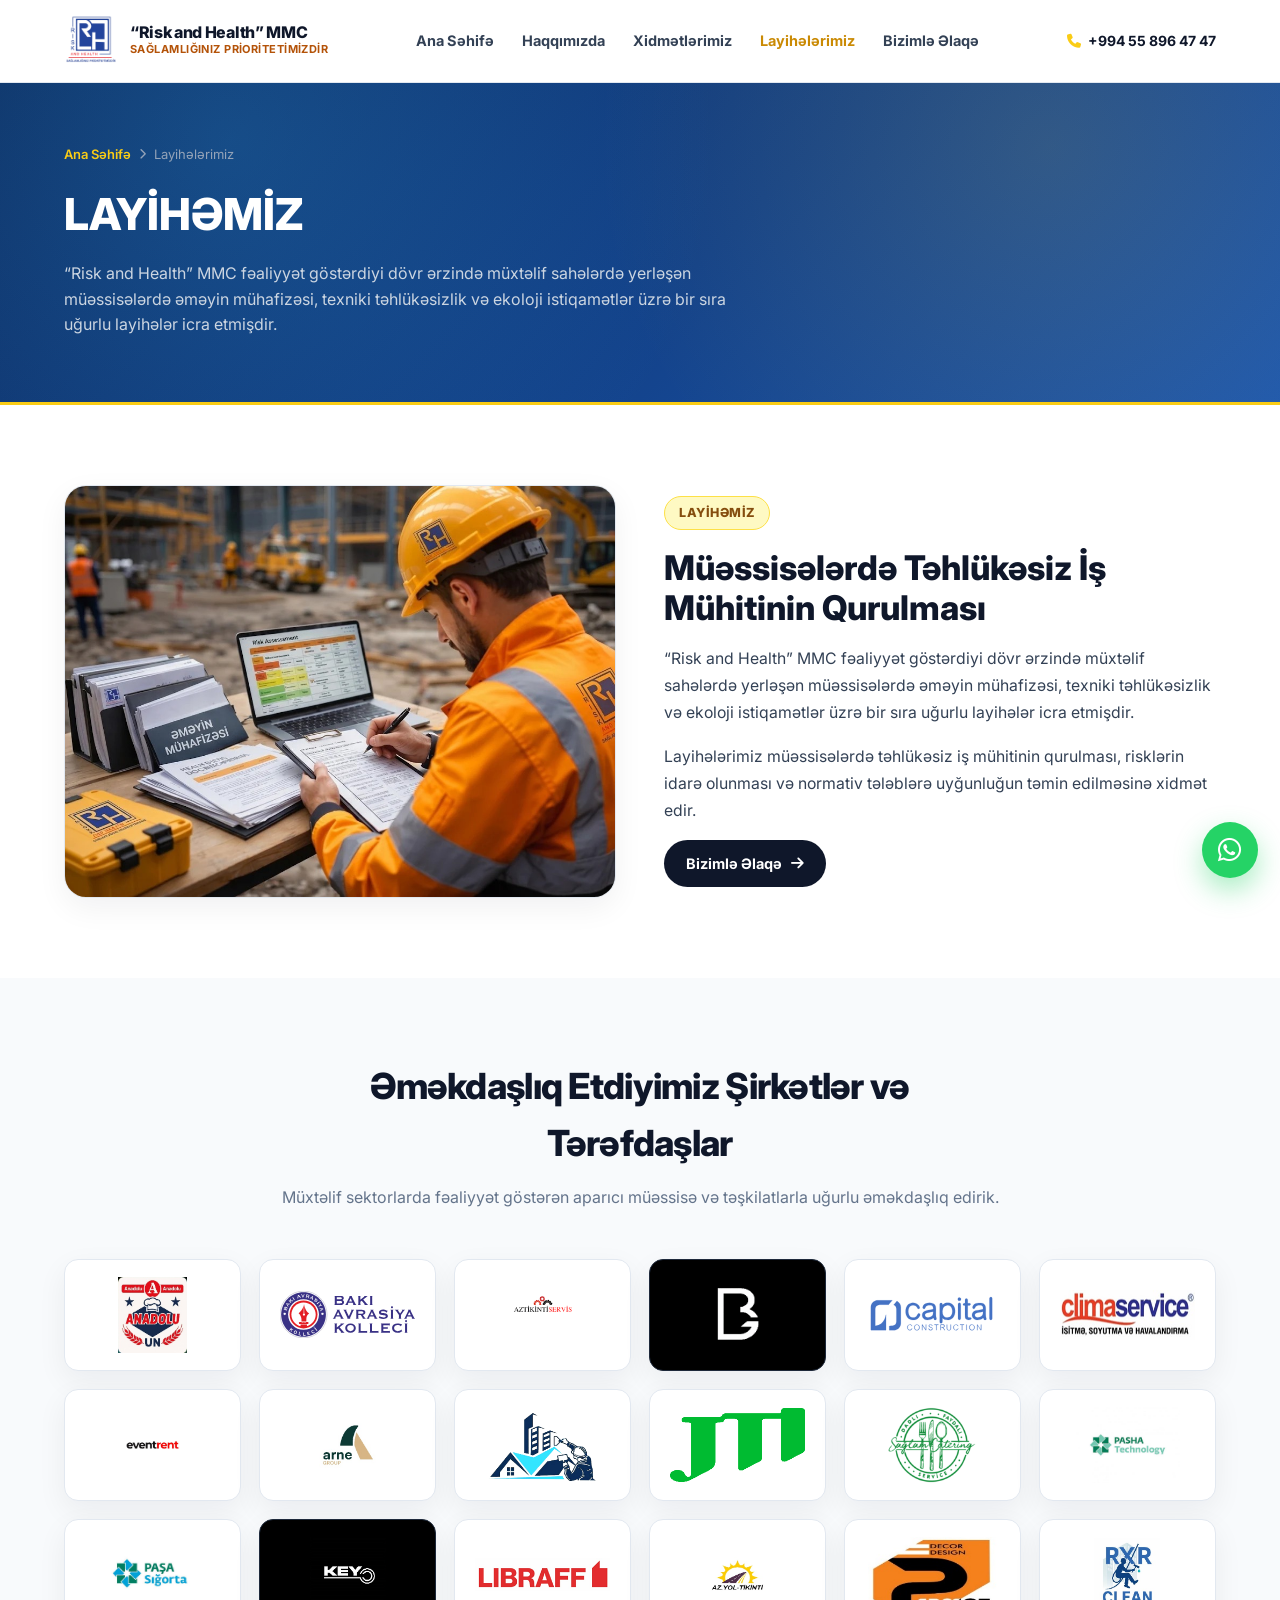
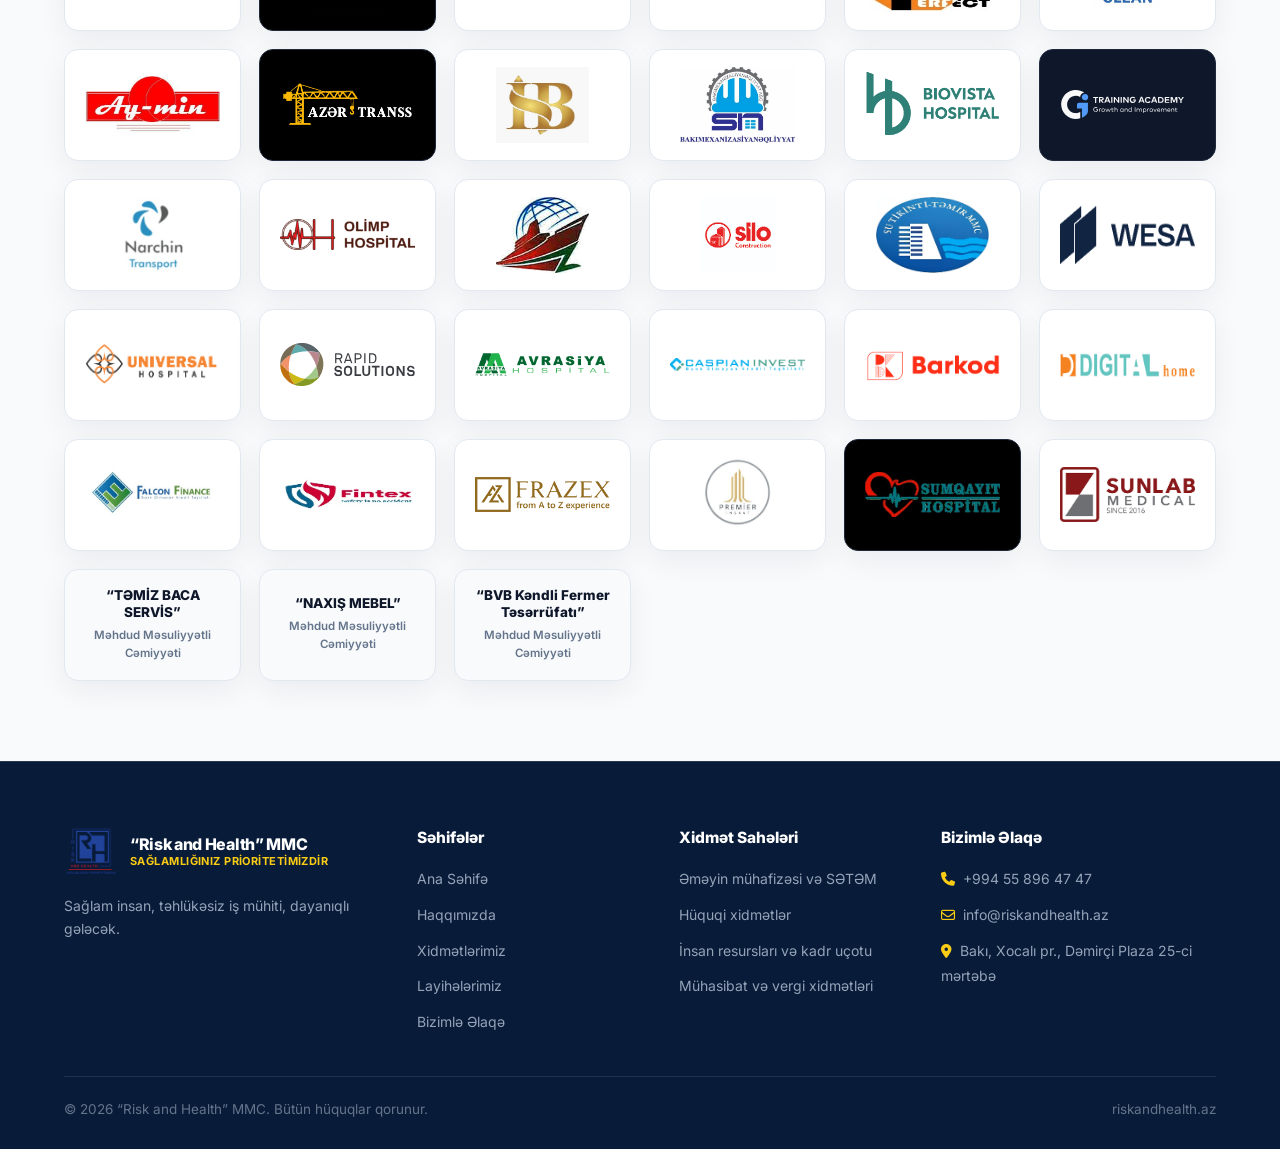
<file: projects.html>
<!DOCTYPE html>
<html lang="az">
<head>
  <meta charset="UTF-8">
  <meta name="viewport" content="width=device-width, initial-scale=1.0">
  <title>Layihələrimiz | “Risk and Health” MMC</title>
  <link rel="icon" type="image/png" href="assets/images/logo.png?v=3">
  <link rel="preconnect" href="https://fonts.googleapis.com">
  <link rel="preconnect" href="https://fonts.gstatic.com" crossorigin>
  <link href="https://fonts.googleapis.com/css2?family=Inter:wght@400;500;600;700;800;900&display=swap" rel="stylesheet">
  <link rel="stylesheet" href="https://cdnjs.cloudflare.com/ajax/libs/font-awesome/6.5.1/css/all.min.css">
  <link rel="stylesheet" href="css/style.css?v=11">
</head>
<body>

  <!-- HEADER -->
  <header class="site-header">
    <div class="nav-wrap">
      <a href="index.html" class="brand">
        <div class="brand-logo-box">
          <img src="assets/images/logo.png?v=3" alt="Risk and Health MMC Loqo">
        </div>
        <div class="brand-text">
          <strong>“Risk and Health” MMC</strong>
          <span>Sağlamlığınız Prioritetimizdir</span>
        </div>
      </a>

      <ul class="nav-links" id="navLinks">
        <li><a href="index.html">Ana Səhifə</a></li>
        <li><a href="about.html">Haqqımızda</a></li>
        <li><a href="services.html">Xidmətlərimiz</a></li>
        <li><a href="projects.html" class="active">Layihələrimiz</a></li>
        <li><a href="contact.html">Bizimlə Əlaqə</a></li>
      </ul>

      <div class="nav-cta">
        <a href="tel:+994558964747" class="nav-phone">
          <i class="fa-solid fa-phone"></i> +994 55 896 47 47
        </a>
        <button type="button" class="mobile-toggle" id="mobileToggle" aria-label="Menyu">
          <i class="fa-solid fa-bars"></i>
        </button>
      </div>
    </div>
  </header>

  <!-- PAGE HERO -->
  <section class="page-hero">
    <div class="container">
      <div class="breadcrumb">
        <a href="index.html">Ana Səhifə</a>
        <i class="fa-solid fa-chevron-right" style="font-size:11px;"></i>
        <span>Layihələrimiz</span>
      </div>
      <h1>LAYİHƏMİZ</h1>
      <p>
        “Risk and Health” MMC fəaliyyət göstərdiyi dövr ərzində müxtəlif sahələrdə yerləşən müəssisələrdə əməyin mühafizəsi, texniki təhlükəsizlik və ekoloji istiqamətlər üzrə bir sıra uğurlu layihələr icra etmişdir.
      </p>
    </div>
  </section>

  <!-- LAYİHƏMİZ -->
  <section class="section">
    <div class="container">
      <div class="split-grid">
        <div class="split-img">
          <img src="assets/images/setem-risk-assessment.jpg" alt="Risk and Health MMC — Layihəmiz">
        </div>
        <div class="split-content">
          <span class="eyebrow" style="background:#FEF9C3; color:#854D0E; border-color:#FDE047;">
            LAYİHƏMİZ
          </span>
          <h2>Müəssisələrdə Təhlükəsiz İş Mühitinin Qurulması</h2>
          <p>
            “Risk and Health” MMC fəaliyyət göstərdiyi dövr ərzində müxtəlif sahələrdə yerləşən müəssisələrdə əməyin mühafizəsi, texniki təhlükəsizlik və ekoloji istiqamətlər üzrə bir sıra uğurlu layihələr icra etmişdir.
          </p>
          <p>
            Layihələrimiz müəssisələrdə təhlükəsiz iş mühitinin qurulması, risklərin idarə olunması və normativ tələblərə uyğunluğun təmin edilməsinə xidmət edir.
          </p>
          <a href="contact.html" class="btn-dark">
            Bizimlə Əlaqə <i class="fa-solid fa-arrow-right"></i>
          </a>
        </div>
      </div>
    </div>
  </section>

  <!-- ƏMƏKDAŞLIQ ETDİYİMİZ ŞİRKƏTLƏR -->
  <section class="section section-light">
    <div class="container">
      <div class="section-head">
        <h2>Əməkdaşlıq Etdiyimiz Şirkətlər və Tərəfdaşlar</h2>
        <p>
          Müxtəlif sektorlarda fəaliyyət göstərən aparıcı müəssisə və təşkilatlarla uğurlu əməkdaşlıq edirik.
        </p>
      </div>

      <div id="partnerLogosGrid" class="partner-logos-grid">
        <div class="partner-logo-card"><img src="assets/images/clients/client-01.jpeg" alt="Anadolu Un" loading="lazy"></div>
        <div class="partner-logo-card"><img src="assets/images/clients/client-02.svg" alt="Bakı Avrasiya Kolleci" loading="lazy"></div>
        <div class="partner-logo-card"><img src="assets/images/clients/client-03.png" alt="AzTikinti Servis" loading="lazy"></div>
        <div class="partner-logo-card partner-logo-card--black"><img src="assets/images/clients/client-04.png" alt="BG" loading="lazy"></div>
        <div class="partner-logo-card"><img src="assets/images/clients/client-05.svg" alt="Capital Construction" loading="lazy"></div>
        <div class="partner-logo-card"><img src="assets/images/clients/client-06.jpeg" alt="Climaservice" loading="lazy"></div>
        <div class="partner-logo-card"><img src="assets/images/clients/client-07.png" alt="Eventrent" loading="lazy"></div>
        <div class="partner-logo-card"><img src="assets/images/clients/client-08.jpeg" alt="Arne Group" loading="lazy"></div>
        <div class="partner-logo-card"><img src="assets/images/clients/client-09.png" alt="Tərəfdaş şirkət" loading="lazy"></div>
        <div class="partner-logo-card"><img src="assets/images/clients/client-10.png" alt="JTI" loading="lazy"></div>
        <div class="partner-logo-card"><img src="assets/images/clients/client-11.png" alt="Sağlam Catering Service" loading="lazy"></div>
        <div class="partner-logo-card"><img src="assets/images/clients/client-12.jpg" alt="PASHA Technology" loading="lazy"></div>
        <div class="partner-logo-card"><img src="assets/images/clients/client-13.jpg" alt="PAŞA Sığorta" loading="lazy"></div>
        <div class="partner-logo-card partner-logo-card--black"><img src="assets/images/clients/client-14.jpeg" alt="KEY" loading="lazy"></div>
        <div class="partner-logo-card"><img src="assets/images/clients/client-15.png" alt="Libraff" loading="lazy"></div>
        <div class="partner-logo-card"><img src="assets/images/clients/client-16.jpeg" alt="Az.Yol-Tikinti" loading="lazy"></div>
        <div class="partner-logo-card"><img src="assets/images/clients/client-17.jpeg" alt="Perfect Decor Design" loading="lazy"></div>
        <div class="partner-logo-card"><img src="assets/images/clients/client-18.jpeg" alt="RXR Clean" loading="lazy"></div>
        <div class="partner-logo-card"><img src="assets/images/clients/client-19.jpeg" alt="Ay-min" loading="lazy"></div>
        <div class="partner-logo-card partner-logo-card--black"><img src="assets/images/clients/client-20.png" alt="Azər Transs" loading="lazy"></div>
        <div class="partner-logo-card"><img src="assets/images/clients/client-21.jpeg" alt="İB" loading="lazy"></div>
        <div class="partner-logo-card"><img src="assets/images/clients/client-22.jpeg" alt="Bakımexanizasiyanəqliyyat ASC" loading="lazy"></div>
        <div class="partner-logo-card"><img src="assets/images/clients/client-23.png" alt="Biovista Hospital" loading="lazy"></div>
        <div class="partner-logo-card partner-logo-card--dark"><img src="assets/images/clients/client-24.svg" alt="Training Academy" loading="lazy"></div>
        <div class="partner-logo-card"><img src="assets/images/clients/client-25.png" alt="Narchin Transport" loading="lazy"></div>
        <div class="partner-logo-card"><img src="assets/images/clients/client-26.png" alt="Olimp Hospital" loading="lazy"></div>
        <div class="partner-logo-card"><img src="assets/images/clients/client-27.jpeg" alt="Tərəfdaş şirkət" loading="lazy"></div>
        <div class="partner-logo-card"><img src="assets/images/clients/client-28.png" alt="Silo Construction" loading="lazy"></div>
        <div class="partner-logo-card"><img src="assets/images/clients/client-29.png" alt="Su Tikinti-Təmir MMC" loading="lazy"></div>
        <div class="partner-logo-card"><img src="assets/images/clients/client-30.png" alt="WESA" loading="lazy"></div>
        <div class="partner-logo-card"><img src="assets/images/clients/client-31.png" alt="Universal Hospital" loading="lazy"></div>
        <div class="partner-logo-card"><img src="assets/images/clients/client-32.svg" alt="Rapid Solutions" loading="lazy"></div>
        <div class="partner-logo-card"><img src="assets/images/clients/client-33.png" alt="Avrasiya Hospital" loading="lazy"></div>
        <div class="partner-logo-card"><img src="assets/images/clients/client-34.png" alt="Caspian Invest BOKT" loading="lazy"></div>
        <div class="partner-logo-card"><img src="assets/images/clients/client-35.png" alt="Barkod" loading="lazy"></div>
        <div class="partner-logo-card"><img src="assets/images/clients/client-36.png" alt="Digital Home" loading="lazy"></div>
        <div class="partner-logo-card"><img src="assets/images/clients/client-37.jpeg" alt="Falcon Finance BOKT" loading="lazy"></div>
        <div class="partner-logo-card"><img src="assets/images/clients/client-38.jpeg" alt="Fintex" loading="lazy"></div>
        <div class="partner-logo-card"><img src="assets/images/clients/client-39.png" alt="Frazex" loading="lazy"></div>
        <div class="partner-logo-card"><img src="assets/images/clients/client-40.jpeg" alt="Premier İnşaat" loading="lazy"></div>
        <div class="partner-logo-card partner-logo-card--black"><img src="assets/images/clients/client-41.jpeg" alt="Sumqayıt Hospital" loading="lazy"></div>
        <div class="partner-logo-card"><img src="assets/images/clients/client-42.png" alt="Sunlab Medical" loading="lazy"></div>
        <div class="partner-logo-card partner-logo-card--text">
          <span class="partner-text-name">“TƏMİZ BACA SERVİS”</span>
          <span class="partner-text-sub">Məhdud Məsuliyyətli Cəmiyyəti</span>
        </div>
        <div class="partner-logo-card partner-logo-card--text">
          <span class="partner-text-name">“NAXIŞ MEBEL”</span>
          <span class="partner-text-sub">Məhdud Məsuliyyətli Cəmiyyəti</span>
        </div>
        <div class="partner-logo-card partner-logo-card--text">
          <span class="partner-text-name">“BVB Kəndli Fermer Təsərrüfatı”</span>
          <span class="partner-text-sub">Məhdud Məsuliyyətli Cəmiyyəti</span>
        </div>
      </div>
    </div>
  </section>

  <!-- FOOTER -->
  <footer class="site-footer">
    <div class="container">
      <div class="footer-grid">
        <div class="footer-col">
          <a href="index.html" class="brand" style="margin-bottom:14px;">
            <div class="brand-logo-box">
              <img src="assets/images/logo.png?v=3" alt="Risk and Health MMC Loqo">
            </div>
            <div class="brand-text">
              <strong>“Risk and Health” MMC</strong>
              <span>Sağlamlığınız Prioritetimizdir</span>
            </div>
          </a>
          <p style="font-size:14px; color:#94A3B8; line-height:1.65;">
            Sağlam insan, təhlükəsiz iş mühiti, dayanıqlı gələcək.
          </p>
        </div>

        <div class="footer-col">
          <h4>Səhifələr</h4>
          <ul>
            <li><a href="index.html">Ana Səhifə</a></li>
            <li><a href="about.html">Haqqımızda</a></li>
            <li><a href="services.html">Xidmətlərimiz</a></li>
            <li><a href="projects.html">Layihələrimiz</a></li>
            <li><a href="contact.html">Bizimlə Əlaqə</a></li>
          </ul>
        </div>

        <div class="footer-col">
          <h4>Xidmət Sahələri</h4>
          <ul>
            <li><a href="services.html?cat=setem">Əməyin mühafizəsi və SƏTƏM</a></li>
            <li><a href="services.html?cat=huquq">Hüquqi xidmətlər</a></li>
            <li><a href="services.html?cat=hr">İnsan resursları və kadr uçotu</a></li>
            <li><a href="services.html?cat=maliyye">Mühasibat və vergi xidmətləri</a></li>
          </ul>
        </div>

        <div class="footer-col">
          <h4>Bizimlə Əlaqə</h4>
          <ul>
            <li><a href="tel:+994558964747"><i class="fa-solid fa-phone" style="color:#FACC15; margin-right:8px;"></i>+994 55 896 47 47</a></li>
            <li><a href="mailto:info@riskandhealth.az"><i class="fa-regular fa-envelope" style="color:#FACC15; margin-right:8px;"></i>info@riskandhealth.az</a></li>
            <li><span style="font-size:14px; color:#94A3B8;"><i class="fa-solid fa-location-dot" style="color:#FACC15; margin-right:8px;"></i>Bakı, Xocalı pr., Dəmirçi Plaza 25-ci mərtəbə</span></li>
          </ul>
        </div>
      </div>

      <div class="footer-bottom">
        <span>© 2026 “Risk and Health” MMC. Bütün hüquqlar qorunur.</span>
        <span>riskandhealth.az</span>
      </div>
    </div>
  </footer>

  <a href="https://wa.me/994558964747" target="_blank" rel="noopener noreferrer" class="floating-wa" aria-label="WhatsApp">
    <i class="fa-brands fa-whatsapp"></i>
  </a>

  <script>
    const mobileToggle = document.getElementById("mobileToggle");
    const navLinks = document.getElementById("navLinks");
    if (mobileToggle && navLinks) {
      mobileToggle.addEventListener("click", () => navLinks.classList.toggle("open"));
    }
  </script>
</body>
</html>
</file>
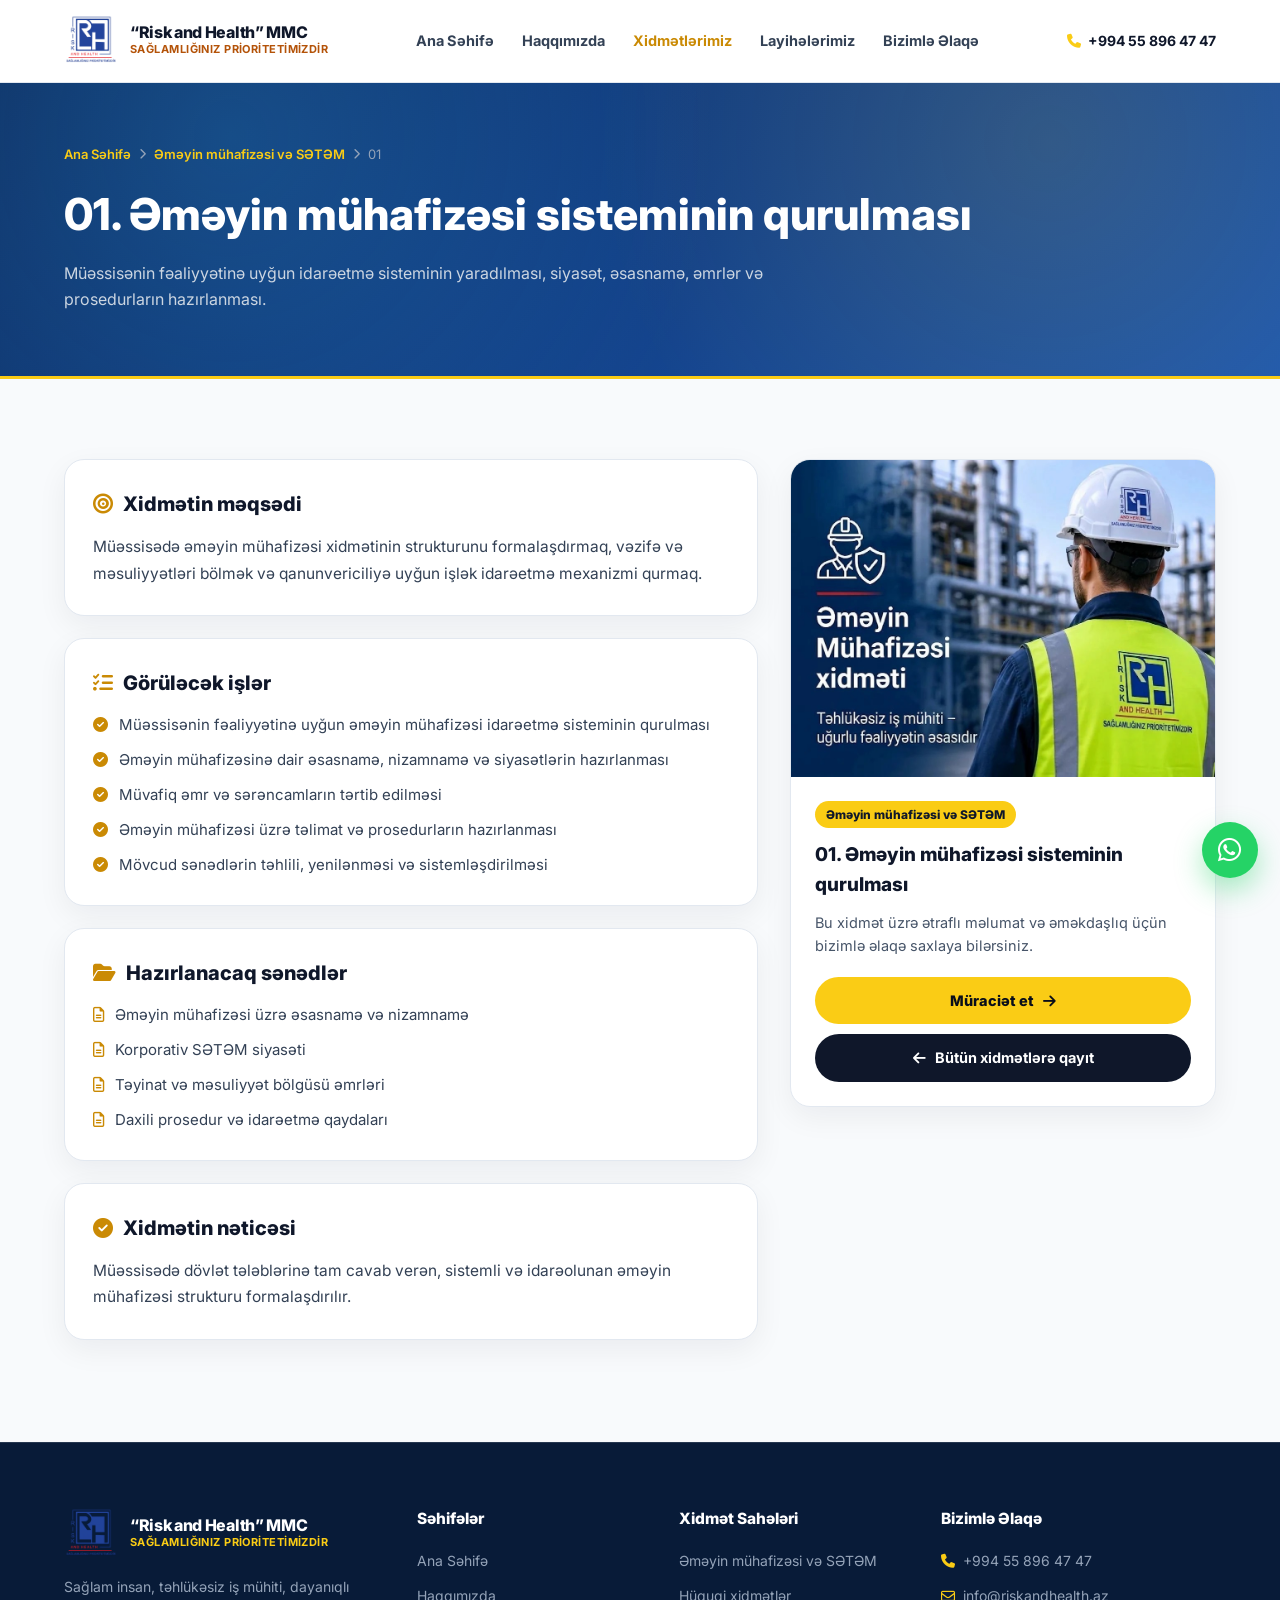
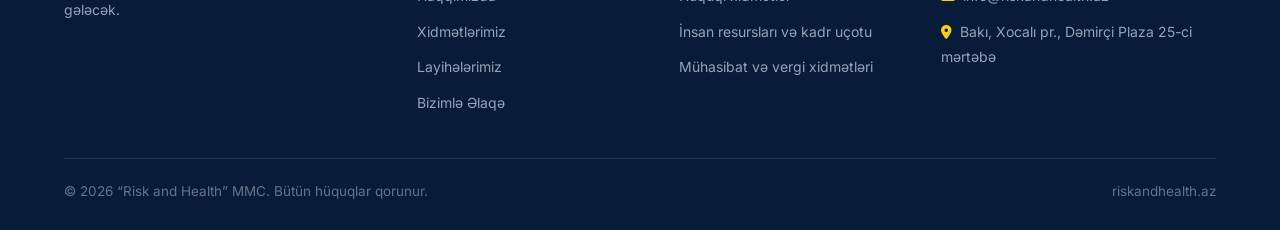
<file: service-detail.html>
<!DOCTYPE html>
<html lang="az">
<head>
  <meta charset="UTF-8">
  <meta name="viewport" content="width=device-width, initial-scale=1.0">
  <title>Xidmət Detalları | “Risk and Health” MMC</title>
  <link rel="icon" type="image/png" href="assets/images/logo.png?v=3">
  <link rel="preconnect" href="https://fonts.googleapis.com">
  <link rel="preconnect" href="https://fonts.gstatic.com" crossorigin>
  <link href="https://fonts.googleapis.com/css2?family=Inter:wght@400;500;600;700;800;900&display=swap" rel="stylesheet">
  <link rel="stylesheet" href="https://cdnjs.cloudflare.com/ajax/libs/font-awesome/6.5.1/css/all.min.css">
  <link rel="stylesheet" href="css/style.css?v=11">
</head>
<body>

  <!-- HEADER -->
  <header class="site-header">
    <div class="nav-wrap">
      <a href="index.html" class="brand">
        <div class="brand-logo-box">
          <img src="assets/images/logo.png?v=3" alt="Risk and Health MMC Loqo">
        </div>
        <div class="brand-text">
          <strong>“Risk and Health” MMC</strong>
          <span>Sağlamlığınız Prioritetimizdir</span>
        </div>
      </a>

      <ul class="nav-links" id="navLinks">
        <li><a href="index.html">Ana Səhifə</a></li>
        <li><a href="about.html">Haqqımızda</a></li>
        <li><a href="services.html" class="active">Xidmətlərimiz</a></li>
        <li><a href="projects.html">Layihələrimiz</a></li>
        <li><a href="contact.html">Bizimlə Əlaqə</a></li>
      </ul>

      <div class="nav-cta">
        <a href="tel:+994558964747" class="nav-phone">
          <i class="fa-solid fa-phone"></i> +994 55 896 47 47
        </a>
        <button type="button" class="mobile-toggle" id="mobileToggle" aria-label="Menyu">
          <i class="fa-solid fa-bars"></i>
        </button>
      </div>
    </div>
  </header>

  <!-- PAGE HERO -->
  <section class="page-hero">
    <div class="container">
      <div class="breadcrumb" id="sdBreadcrumb"></div>
      <h1 id="sdTitle">Xidmət yüklənir...</h1>
      <p id="sdSummary"></p>
    </div>
  </section>

  <!-- 5 REQUESTED BLOCKS -->
  <section class="section section-light">
    <div class="container">
      <div class="sd-grid">
        <div>
          <div class="sd-block">
            <h2><i class="fa-solid fa-bullseye"></i> Xidmətin məqsədi</h2>
            <p id="sdPurpose" style="color:#334155; font-size:15.5px; line-height:1.7;"></p>
          </div>

          <div class="sd-block">
            <h2><i class="fa-solid fa-list-check"></i> Görüləcək işlər</h2>
            <ul class="sd-list" id="sdTasks"></ul>
          </div>

          <div class="sd-block">
            <h2><i class="fa-solid fa-folder-open"></i> Hazırlanacaq sənədlər</h2>
            <ul class="sd-list" id="sdDocuments"></ul>
          </div>

          <div class="sd-block">
            <h2><i class="fa-solid fa-circle-check"></i> Xidmətin nəticəsi</h2>
            <p id="sdResult" style="color:#334155; font-size:15.5px; line-height:1.7;"></p>
          </div>
        </div>

        <aside>
          <div class="sd-sidebar">
            <img id="sdImage" src="assets/images/banner-setem.jpg" alt="Xidmət şəkli">
            <div class="sd-sidebar-body">
              <span class="service-code" id="sdCategoryBadge" style="display:inline-block; margin-bottom:12px;">İstiqamət</span>
              <h3 id="sdSidebarTitle" style="font-size:19px; font-weight:800; margin-bottom:10px;"></h3>
              <p style="font-size:14.5px; color:#475569; margin-bottom:20px;">
                Bu xidmət üzrə ətraflı məlumat və əməkdaşlıq üçün bizimlə əlaqə saxlaya bilərsiniz.
              </p>

              <a id="sdApplyLink" href="contact.html" class="btn-primary" style="width:100%; margin-bottom:10px;">
                Müraciət et <i class="fa-solid fa-arrow-right"></i>
              </a>
              <a id="sdBackLink" href="services.html" class="btn-dark" style="width:100%;">
                <i class="fa-solid fa-arrow-left"></i> Bütün xidmətlərə qayıt
              </a>
            </div>
          </div>
        </aside>
      </div>
    </div>
  </section>

  <!-- FOOTER -->
  <footer class="site-footer">
    <div class="container">
      <div class="footer-grid">
        <div class="footer-col">
          <a href="index.html" class="brand" style="margin-bottom:14px;">
            <div class="brand-logo-box">
              <img src="assets/images/logo.png?v=3" alt="Risk and Health MMC Loqo">
            </div>
            <div class="brand-text">
              <strong>“Risk and Health” MMC</strong>
              <span>Sağlamlığınız Prioritetimizdir</span>
            </div>
          </a>
          <p style="font-size:14px; color:#94A3B8; line-height:1.65;">
            Sağlam insan, təhlükəsiz iş mühiti, dayanıqlı gələcək.
          </p>
        </div>

        <div class="footer-col">
          <h4>Səhifələr</h4>
          <ul>
            <li><a href="index.html">Ana Səhifə</a></li>
            <li><a href="about.html">Haqqımızda</a></li>
            <li><a href="services.html">Xidmətlərimiz</a></li>
            <li><a href="projects.html">Layihələrimiz</a></li>
            <li><a href="contact.html">Bizimlə Əlaqə</a></li>
          </ul>
        </div>

        <div class="footer-col">
          <h4>Xidmət Sahələri</h4>
          <ul>
            <li><a href="services.html?cat=setem">Əməyin mühafizəsi və SƏTƏM</a></li>
            <li><a href="services.html?cat=huquq">Hüquqi xidmətlər</a></li>
            <li><a href="services.html?cat=hr">İnsan resursları və kadr uçotu</a></li>
            <li><a href="services.html?cat=maliyye">Mühasibat və vergi xidmətləri</a></li>
          </ul>
        </div>

        <div class="footer-col">
          <h4>Bizimlə Əlaqə</h4>
          <ul>
            <li><a href="tel:+994558964747"><i class="fa-solid fa-phone" style="color:#FACC15; margin-right:8px;"></i>+994 55 896 47 47</a></li>
            <li><a href="mailto:info@riskandhealth.az"><i class="fa-regular fa-envelope" style="color:#FACC15; margin-right:8px;"></i>info@riskandhealth.az</a></li>
            <li><span style="font-size:14px; color:#94A3B8;"><i class="fa-solid fa-location-dot" style="color:#FACC15; margin-right:8px;"></i>Bakı, Xocalı pr., Dəmirçi Plaza 25-ci mərtəbə</span></li>
          </ul>
        </div>
      </div>

      <div class="footer-bottom">
        <span>© 2026 “Risk and Health” MMC. Bütün hüquqlar qorunur.</span>
        <span>riskandhealth.az</span>
      </div>
    </div>
  </footer>

  <a href="https://wa.me/994558964747" target="_blank" rel="noopener noreferrer" class="floating-wa" aria-label="WhatsApp">
    <i class="fa-brands fa-whatsapp"></i>
  </a>

  <script src="js/services-data.js?v=3"></script>
  <script>
    const mobileToggle = document.getElementById("mobileToggle");
    const navLinks = document.getElementById("navLinks");
    if (mobileToggle && navLinks) {
      mobileToggle.addEventListener("click", () => navLinks.classList.toggle("open"));
    }

    const params = new URLSearchParams(window.location.search);
    const catKey = params.get("cat") || "setem";
    const itemId = Number(params.get("id") || 1);

    const category = RH_CATEGORIES.find(c => c.key === catKey) || RH_CATEGORIES[0];
    const item = category.items.find(i => i.id === itemId) || category.items[0];

    document.title = `${item.title} | “Risk and Health” MMC`;

    document.getElementById("sdBreadcrumb").innerHTML = `
      <a href="index.html">Ana Səhifə</a>
      <i class="fa-solid fa-chevron-right" style="font-size:11px;"></i>
      <a href="services.html?cat=${category.key}">${category.shortLabel}</a>
      <i class="fa-solid fa-chevron-right" style="font-size:11px;"></i>
      <span>${item.code}</span>
    `;

    document.getElementById("sdTitle").textContent = item.title;
    document.getElementById("sdSummary").textContent = item.summary;
    document.getElementById("sdPurpose").textContent = item.purpose;
    document.getElementById("sdResult").textContent = item.result;

    document.getElementById("sdTasks").innerHTML = item.tasks
      .map(t => `<li><i class="fa-solid fa-circle-check"></i><span>${t}</span></li>`)
      .join("");

    document.getElementById("sdDocuments").innerHTML = item.documents
      .map(d => `<li><i class="fa-regular fa-file-lines"></i><span>${d}</span></li>`)
      .join("");

    document.getElementById("sdImage").src = category.banner;
    document.getElementById("sdImage").alt = category.title;
    document.getElementById("sdCategoryBadge").textContent = category.shortLabel;
    document.getElementById("sdSidebarTitle").textContent = item.title;
    document.getElementById("sdApplyLink").href = `contact.html?service=${encodeURIComponent(item.title)}`;
    document.getElementById("sdBackLink").href = `services.html?cat=${category.key}`;
  </script>
</body>
</html>
</file>
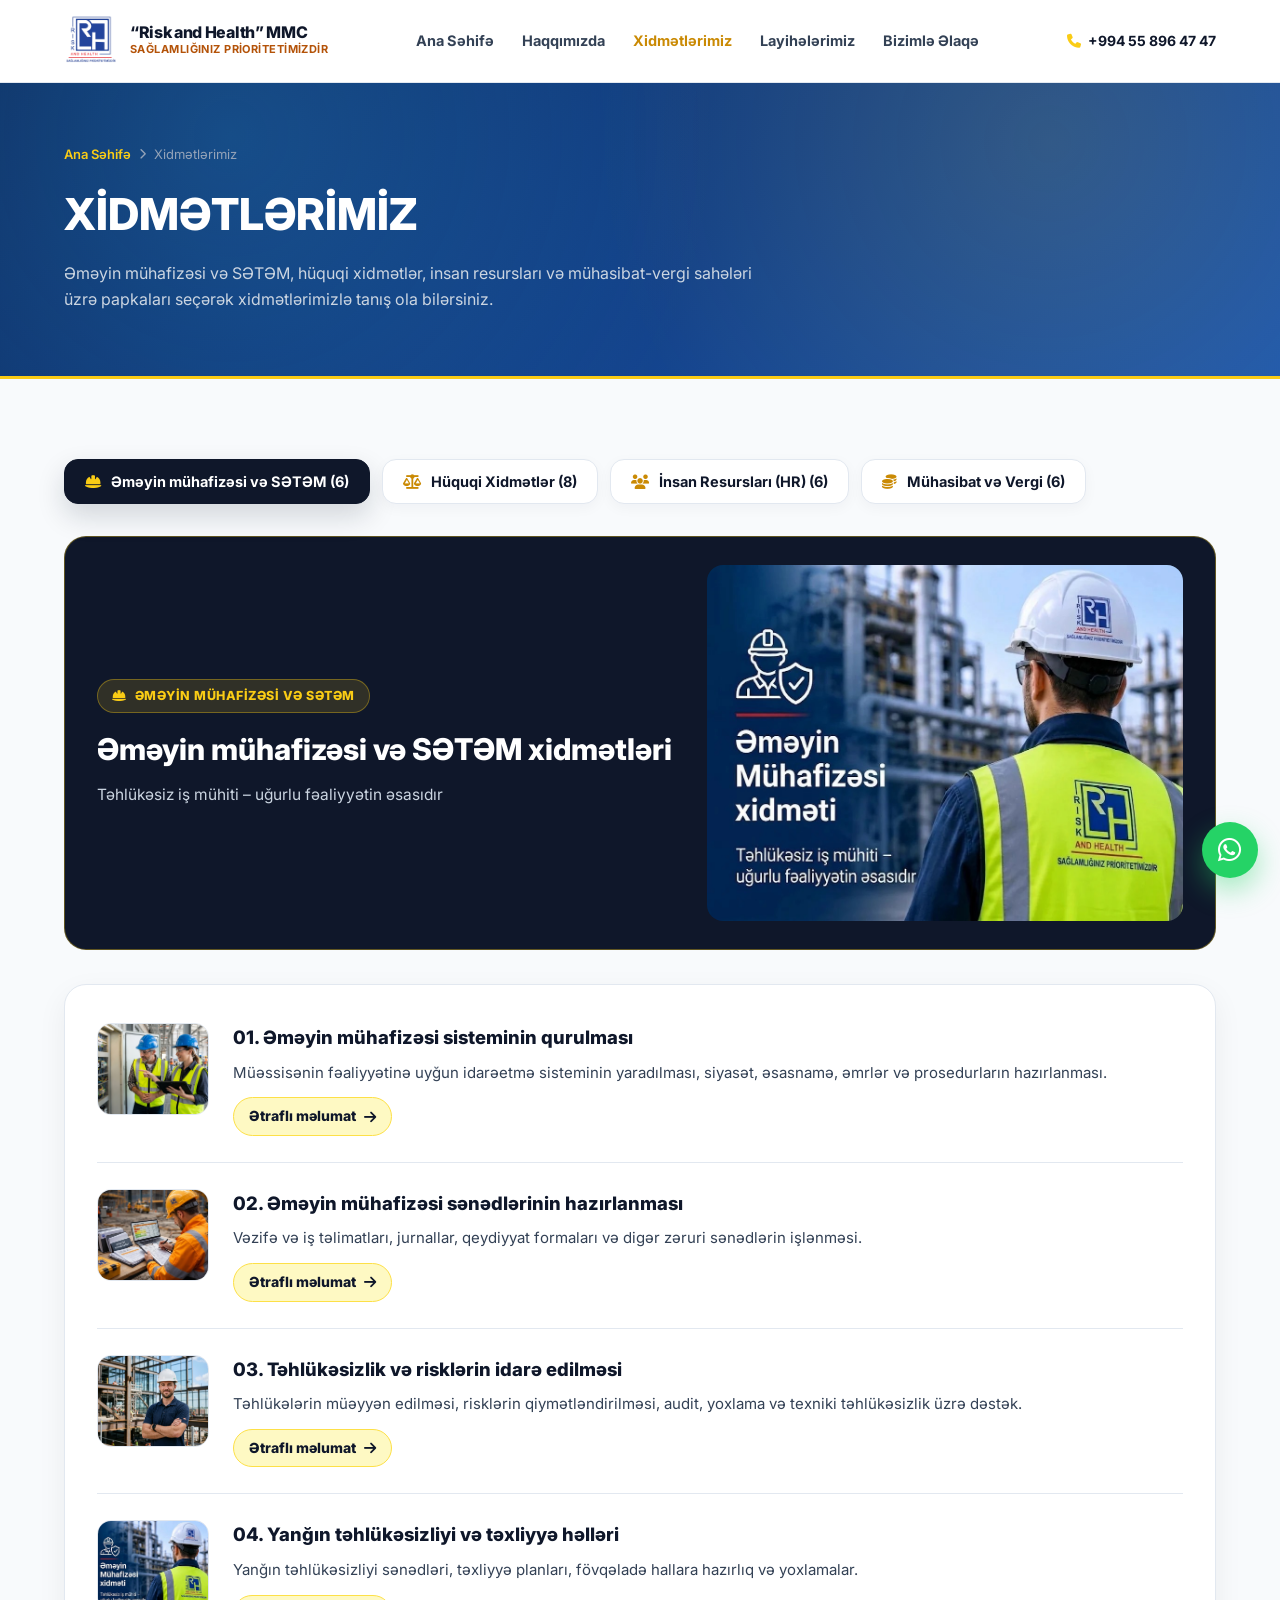
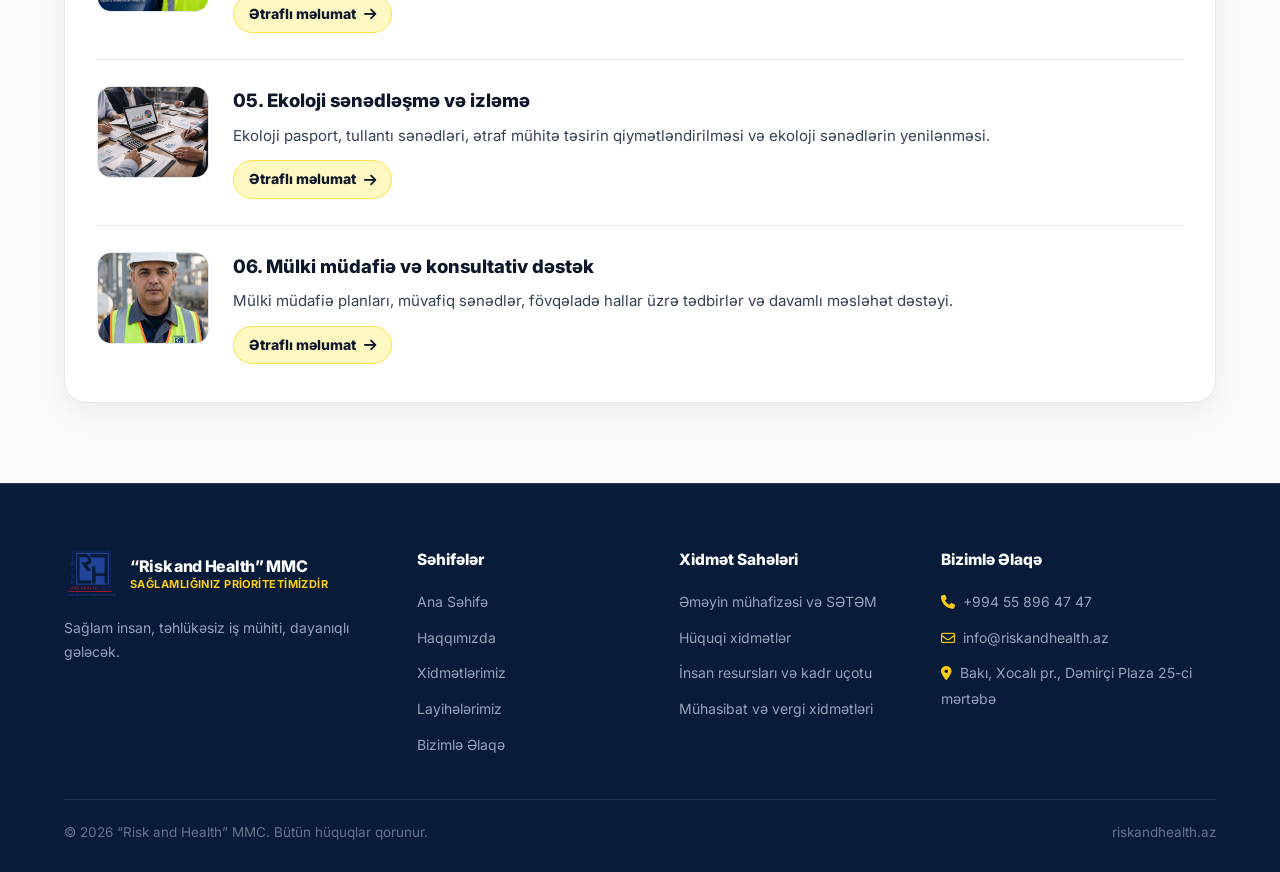
<file: services.html>
<!DOCTYPE html>
<html lang="az">
<head>
  <meta charset="UTF-8">
  <meta name="viewport" content="width=device-width, initial-scale=1.0">
  <title>Xidmətlərimiz | “Risk and Health” MMC</title>
  <link rel="icon" type="image/png" href="assets/images/logo.png?v=3">
  <link rel="preconnect" href="https://fonts.googleapis.com">
  <link rel="preconnect" href="https://fonts.gstatic.com" crossorigin>
  <link href="https://fonts.googleapis.com/css2?family=Inter:wght@400;500;600;700;800;900&display=swap" rel="stylesheet">
  <link rel="stylesheet" href="https://cdnjs.cloudflare.com/ajax/libs/font-awesome/6.5.1/css/all.min.css">
  <link rel="stylesheet" href="css/style.css?v=11">
</head>
<body>

  <!-- HEADER -->
  <header class="site-header">
    <div class="nav-wrap">
      <a href="index.html" class="brand">
        <div class="brand-logo-box">
          <img src="assets/images/logo.png?v=3" alt="Risk and Health MMC Loqo">
        </div>
        <div class="brand-text">
          <strong>“Risk and Health” MMC</strong>
          <span>Sağlamlığınız Prioritetimizdir</span>
        </div>
      </a>

      <ul class="nav-links" id="navLinks">
        <li><a href="index.html">Ana Səhifə</a></li>
        <li><a href="about.html">Haqqımızda</a></li>
        <li><a href="services.html" class="active">Xidmətlərimiz</a></li>
        <li><a href="projects.html">Layihələrimiz</a></li>
        <li><a href="contact.html">Bizimlə Əlaqə</a></li>
      </ul>

      <div class="nav-cta">
        <a href="tel:+994558964747" class="nav-phone">
          <i class="fa-solid fa-phone"></i> +994 55 896 47 47
        </a>
        <button type="button" class="mobile-toggle" id="mobileToggle" aria-label="Menyu">
          <i class="fa-solid fa-bars"></i>
        </button>
      </div>
    </div>
  </header>

  <!-- PAGE HERO -->
  <section class="page-hero">
    <div class="container">
      <div class="breadcrumb">
        <a href="index.html">Ana Səhifə</a>
        <i class="fa-solid fa-chevron-right" style="font-size:11px;"></i>
        <span>Xidmətlərimiz</span>
      </div>
      <h1>XİDMƏTLƏRİMİZ</h1>
      <p>
        Əməyin mühafizəsi və SƏTƏM, hüquqi xidmətlər, insan resursları və mühasibat-vergi sahələri üzrə papkaları seçərək xidmətlərimizlə tanış ola bilərsiniz.
      </p>
    </div>
  </section>

  <!-- 4 FOLDER TABS + LIST -->
  <section class="section section-light">
    <div class="container">
      <div class="folder-tabs" id="folderTabs"></div>

      <div class="cat-banner-card" id="catBannerCard"></div>

      <div class="services-list-wrap" id="servicesRowsWrap"></div>

      <!-- HR Extra Audit & Service Modes (only shown on HR tab) -->
      <div id="hrExtraSection" style="display:none; margin-top:34px;"></div>
    </div>
  </section>

  <!-- FOOTER -->
  <footer class="site-footer">
    <div class="container">
      <div class="footer-grid">
        <div class="footer-col">
          <a href="index.html" class="brand" style="margin-bottom:14px;">
            <div class="brand-logo-box">
              <img src="assets/images/logo.png?v=3" alt="Risk and Health MMC Loqo">
            </div>
            <div class="brand-text">
              <strong>“Risk and Health” MMC</strong>
              <span>Sağlamlığınız Prioritetimizdir</span>
            </div>
          </a>
          <p style="font-size:14px; color:#94A3B8; line-height:1.65;">
            Sağlam insan, təhlükəsiz iş mühiti, dayanıqlı gələcək.
          </p>
        </div>

        <div class="footer-col">
          <h4>Səhifələr</h4>
          <ul>
            <li><a href="index.html">Ana Səhifə</a></li>
            <li><a href="about.html">Haqqımızda</a></li>
            <li><a href="services.html">Xidmətlərimiz</a></li>
            <li><a href="projects.html">Layihələrimiz</a></li>
            <li><a href="contact.html">Bizimlə Əlaqə</a></li>
          </ul>
        </div>

        <div class="footer-col">
          <h4>Xidmət Sahələri</h4>
          <ul>
            <li><a href="services.html?cat=setem">Əməyin mühafizəsi və SƏTƏM</a></li>
            <li><a href="services.html?cat=huquq">Hüquqi xidmətlər</a></li>
            <li><a href="services.html?cat=hr">İnsan resursları və kadr uçotu</a></li>
            <li><a href="services.html?cat=maliyye">Mühasibat və vergi xidmətləri</a></li>
          </ul>
        </div>

        <div class="footer-col">
          <h4>Bizimlə Əlaqə</h4>
          <ul>
            <li><a href="tel:+994558964747"><i class="fa-solid fa-phone" style="color:#FACC15; margin-right:8px;"></i>+994 55 896 47 47</a></li>
            <li><a href="mailto:info@riskandhealth.az"><i class="fa-regular fa-envelope" style="color:#FACC15; margin-right:8px;"></i>info@riskandhealth.az</a></li>
            <li><span style="font-size:14px; color:#94A3B8;"><i class="fa-solid fa-location-dot" style="color:#FACC15; margin-right:8px;"></i>Bakı, Xocalı pr., Dəmirçi Plaza 25-ci mərtəbə</span></li>
          </ul>
        </div>
      </div>

      <div class="footer-bottom">
        <span>© 2026 “Risk and Health” MMC. Bütün hüquqlar qorunur.</span>
        <span>riskandhealth.az</span>
      </div>
    </div>
  </footer>

  <a href="https://wa.me/994558964747" target="_blank" rel="noopener noreferrer" class="floating-wa" aria-label="WhatsApp">
    <i class="fa-brands fa-whatsapp"></i>
  </a>

  <script src="js/services-data.js?v=3"></script>
  <script>
    const mobileToggle = document.getElementById("mobileToggle");
    const navLinks = document.getElementById("navLinks");
    if (mobileToggle && navLinks) {
      mobileToggle.addEventListener("click", () => navLinks.classList.toggle("open"));
    }

    const params = new URLSearchParams(window.location.search);
    let activeKey = params.get("cat") || "setem";
    if (!RH_CATEGORIES.some(c => c.key === activeKey)) {
      activeKey = "setem";
    }

    const tabsEl = document.getElementById("folderTabs");
    const bannerEl = document.getElementById("catBannerCard");
    const rowsEl = document.getElementById("servicesRowsWrap");
    const hrExtraEl = document.getElementById("hrExtraSection");

    function renderCategory(key) {
      activeKey = key;
      const cat = RH_CATEGORIES.find(c => c.key === key) || RH_CATEGORIES[0];

      tabsEl.innerHTML = RH_CATEGORIES.map(c => `
        <button type="button" class="folder-tab-btn ${c.key === activeKey ? "active" : ""}" onclick="renderCategory('${c.key}')">
          <i class="${c.icon}"></i>
          <span>${c.shortLabel} (${c.items.length})</span>
        </button>
      `).join("");

      bannerEl.innerHTML = `
        <div>
          <span class="eyebrow" style="margin-bottom:12px;"><i class="${cat.icon}"></i> ${cat.shortLabel}</span>
          <h2>${cat.title}</h2>
          <p>${cat.tagline}</p>
        </div>
        <img src="${cat.banner}" alt="${cat.title}">
      `;

      rowsEl.innerHTML = cat.items.map(item => `
        <div class="service-row">
          <img class="service-row-img" src="${item.image}" alt="${item.title}">
          <div class="service-row-body">
            <h3>${item.title}</h3>
            <p>${item.summary}</p>
            <a href="service-detail.html?cat=${cat.key}&id=${item.id}" class="service-row-link">
              Ətraflı məlumat <i class="fa-solid fa-arrow-right"></i>
            </a>
          </div>
        </div>
      `).join("");

      if (cat.extraAudit) {
        hrExtraEl.style.display = "block";
        hrExtraEl.innerHTML = `
          <div class="sd-block">
            <h2><i class="fa-solid fa-magnifying-glass-chart"></i> ${cat.extraAudit.title}</h2>
            <p style="color:#334155; font-size:15px; line-height:1.7; margin-bottom:18px;">${cat.extraAudit.description}</p>
            <ul class="sd-list">
              ${cat.extraAudit.items.map(i => `<li><i class="fa-solid fa-circle-check"></i><span>${i}</span></li>`).join("")}
            </ul>
          </div>
          <div class="vm-grid" style="margin-bottom:18px;">
            ${cat.extraAudit.modes.map(m => `
              <div class="vm-card">
                <span class="service-code" style="display:inline-block; margin-bottom:10px;">${m.badge}</span>
                <h3 style="margin-bottom:10px;">${m.title}</h3>
                <p style="color:#334155; font-size:14.8px;">${m.text}</p>
              </div>
            `).join("")}
          </div>
          <div class="sd-block" style="background:#FEF9C3; border-color:#FDE047; margin-bottom:0;">
            <p style="color:#854D0E; font-weight:700; font-size:14.5px; margin:0;">${cat.extraAudit.note}</p>
          </div>
        `;
      } else {
        hrExtraEl.style.display = "none";
        hrExtraEl.innerHTML = "";
      }
    }

    renderCategory(activeKey);
  </script>
</body>
</html>
</file>
<file: css/style.css>
/* “Risk and Health” MMC — Corporate HSE & Safety Design System */
:root {
  --bg-dark: #090E1A;
  --bg-navy: #0F172A;
  --accent: #FACC15;
  --accent-hover: #EAB308;
  --accent-soft: rgba(250, 204, 21, 0.14);
  --text-dark: #0F172A;
  --text-body: #334155;
  --text-muted: #64748B;
  --bg-light: #F8FAFC;
  --border-light: #E2E8F0;
  --border-dark: rgba(255, 255, 255, 0.1);
  --radius-lg: 20px;
  --shadow-sm: 0 10px 30px rgba(15, 23, 42, 0.06);
  --shadow-lg: 0 24px 55px rgba(9, 14, 26, 0.25);
}

* {
  margin: 0;
  padding: 0;
  box-sizing: border-box;
  font-family: 'Inter', sans-serif;
}

html {
  scroll-behavior: smooth;
}

body {
  background: #FFFFFF;
  color: var(--text-dark);
  line-height: 1.6;
  overflow-x: hidden;
}

.container {
  max-width: 1200px;
  margin: 0 auto;
  padding: 0 24px;
}

/* Header */
.site-header {
  position: sticky;
  top: 0;
  z-index: 100;
  background: rgba(255, 255, 255, 0.98);
  backdrop-filter: blur(12px);
  border-bottom: 1px solid var(--border-light);
}

.nav-wrap {
  max-width: 1200px;
  margin: 0 auto;
  padding: 0 24px;
  height: 82px;
  display: flex;
  align-items: center;
  justify-content: space-between;
  gap: 20px;
}

.brand {
  display: flex;
  align-items: center;
  gap: 12px;
  text-decoration: none;
  color: var(--text-dark);
}

.brand-logo-box {
  background: transparent;
  padding: 0;
  border-radius: 0;
  display: flex;
  align-items: center;
  justify-content: center;
}

.brand-logo-box img {
  height: 54px;
  width: auto;
  display: block;
  object-fit: contain;
}

.brand-text strong {
  display: block;
  font-size: 16px;
  font-weight: 800;
  letter-spacing: -0.02em;
  line-height: 1.15;
  color: var(--text-dark);
}

.brand-text span {
  display: block;
  font-size: 11px;
  font-weight: 700;
  color: #B45309;
  letter-spacing: 0.04em;
  text-transform: uppercase;
}

.nav-links {
  list-style: none;
  display: flex;
  align-items: center;
  gap: 28px;
}

.nav-links a {
  white-space: nowrap;
  color: var(--text-body);
  text-decoration: none;
  font-size: 14.5px;
  font-weight: 700;
  transition: color 0.2s;
}

.nav-links a:hover,
.nav-links a.active {
  color: #CA8A04;
}

.nav-cta {
  display: flex;
  align-items: center;
  gap: 14px;
}

.nav-phone {
  white-space: nowrap;
  color: var(--text-dark);
  text-decoration: none;
  font-size: 14px;
  font-weight: 700;
  display: inline-flex;
  align-items: center;
  gap: 7px;
}

.nav-phone i {
  color: var(--accent);
}

.btn-primary {
  display: inline-flex;
  align-items: center;
  justify-content: center;
  gap: 9px;
  background: var(--accent);
  color: var(--bg-dark);
  padding: 12px 22px;
  border-radius: 999px;
  font-size: 14.5px;
  font-weight: 800;
  text-decoration: none;
  border: none;
  cursor: pointer;
  transition: transform 0.2s, background 0.2s, box-shadow 0.2s;
}

.btn-primary:hover {
  background: var(--accent-hover);
  transform: translateY(-1px);
  box-shadow: 0 10px 24px rgba(250, 204, 21, 0.28);
}

.btn-outline-light {
  display: inline-flex;
  align-items: center;
  justify-content: center;
  gap: 9px;
  background: rgba(255, 255, 255, 0.06);
  color: #FFFFFF;
  border: 1px solid rgba(255, 255, 255, 0.24);
  padding: 12px 22px;
  border-radius: 999px;
  font-size: 14.5px;
  font-weight: 700;
  text-decoration: none;
  transition: background 0.2s, border-color 0.2s;
}

.btn-outline-light:hover {
  background: rgba(255, 255, 255, 0.14);
  border-color: var(--accent);
}

.btn-dark {
  display: inline-flex;
  align-items: center;
  justify-content: center;
  gap: 9px;
  background: var(--bg-navy);
  color: #FFFFFF;
  padding: 12px 22px;
  border-radius: 999px;
  font-size: 14.5px;
  font-weight: 700;
  text-decoration: none;
  transition: background 0.2s, transform 0.2s;
}

.btn-dark:hover {
  background: #1E293B;
  transform: translateY(-1px);
}

.mobile-toggle {
  display: none;
  background: #F1F5F9;
  border: 1px solid var(--border-light);
  color: var(--text-dark);
  width: 42px;
  height: 42px;
  border-radius: 10px;
  font-size: 18px;
  cursor: pointer;
}

/* Hero */
.hero-section {
  background:
    linear-gradient(90deg, rgba(13, 45, 98, 0.85) 0%, rgba(16, 58, 122, 0.55) 38%, rgba(22, 74, 150, 0.12) 64%, rgba(22, 74, 150, 0.0) 82%),
    url('../assets/images/hero-hse-bg.jpg') right center / cover no-repeat;
  color: #FFFFFF;
  padding: 68px 0 88px;
  position: relative;
  overflow: hidden;
}

.hero-mockup {
  border-bottom: none;
}

.hero-curve-overlay {
  position: absolute;
  inset: 0;
  width: 100%;
  height: 100%;
  pointer-events: none;
  z-index: 1;
}

.hero-inner-wrap {
  position: relative;
  z-index: 2;
}

.btn-pill {
  border-radius: 999px !important;
  padding: 13px 28px !important;
}

.hero-pillars {
  display: grid;
  grid-template-columns: repeat(4, minmax(0, 1fr));
  margin-top: 38px;
  padding: 20px 12px;
  background: rgba(9, 28, 62, 0.62);
  backdrop-filter: blur(6px);
  border: 1px solid rgba(255, 255, 255, 0.14);
  border-radius: 16px;
}

.hero-pillar-item {
  display: flex;
  flex-direction: column;
  align-items: center;
  text-align: center;
  gap: 8px;
  padding: 6px 14px;
  border-right: 1px solid rgba(255, 255, 255, 0.22);
}

.hero-pillar-item:last-child {
  border-right: none;
}

.hero-pillar-item i {
  font-size: 26px;
  color: var(--accent);
}

.hero-pillar-item span {
  font-size: 14px;
  font-weight: 700;
  color: #FFFFFF;
  line-height: 1.3;
}

.hero-bottom-wave {
  position: absolute;
  left: 0;
  right: 0;
  bottom: -1px;
  width: 100%;
  height: 54px;
  pointer-events: none;
  z-index: 2;
}

.hero-grid {
  display: grid;
  grid-template-columns: 1.12fr 0.88fr;
  gap: 44px;
  align-items: center;
}

.eyebrow {
  display: inline-flex;
  align-items: center;
  gap: 8px;
  background: var(--accent-soft);
  border: 1px solid rgba(250, 204, 21, 0.35);
  color: var(--accent);
  padding: 6px 14px;
  border-radius: 999px;
  font-size: 12.5px;
  font-weight: 800;
  letter-spacing: 0.04em;
  text-transform: uppercase;
  margin-bottom: 18px;
}

.hero-title {
  font-size: clamp(32px, 4.3vw, 50px);
  font-weight: 800;
  line-height: 1.15;
  letter-spacing: -0.025em;
  margin-bottom: 18px;
}

.hero-title span {
  color: var(--accent);
}

.hero-sub {
  color: #CBD5E1;
  font-size: 17px;
  line-height: 1.7;
  max-width: 590px;
  margin-bottom: 30px;
  border-left: 3px solid var(--accent);
  padding-left: 14px;
}

.hero-actions {
  display: flex;
  flex-wrap: wrap;
  gap: 14px;
  margin-bottom: 36px;
}

.hero-metrics {
  display: grid;
  grid-template-columns: repeat(3, minmax(0, 1fr));
  gap: 14px;
  padding-top: 24px;
  border-top: 1px solid rgba(255, 255, 255, 0.12);
}

.metric-item strong {
  display: block;
  font-size: 24px;
  font-weight: 800;
  color: var(--accent);
}

.metric-item span {
  font-size: 13px;
  color: #94A3B8;
  font-weight: 500;
}

.hero-media {
  position: relative;
}

.hero-img-frame {
  border-radius: 24px;
  overflow: hidden;
  border: 3px solid rgba(250, 204, 21, 0.35);
  box-shadow: var(--shadow-lg);
}

.hero-img-frame img {
  width: 100%;
  height: 430px;
  object-fit: cover;
  display: block;
}

.hero-float-card {
  position: absolute;
  bottom: -18px;
  left: -18px;
  background: #FFFFFF;
  color: var(--text-dark);
  padding: 16px 20px;
  border-radius: 16px;
  box-shadow: var(--shadow-lg);
  display: flex;
  align-items: center;
  gap: 12px;
  max-width: 290px;
  border-left: 5px solid var(--accent);
}

.hero-float-card i {
  font-size: 22px;
  color: var(--bg-navy);
  background: var(--accent);
  width: 44px;
  height: 44px;
  border-radius: 12px;
  display: flex;
  align-items: center;
  justify-content: center;
  flex-shrink: 0;
}

.hero-float-card strong {
  display: block;
  font-size: 14px;
  font-weight: 800;
}

.hero-float-card span {
  font-size: 12.5px;
  color: var(--text-muted);
}

/* Sections */
.section {
  padding: 80px 0;
}

.section-light {
  background: var(--bg-light);
}

.section-dark {
  background:
    radial-gradient(circle at 85% 15%, rgba(56, 189, 248, 0.14), transparent 45%),
    linear-gradient(135deg, #0D2D62 0%, #13428A 60%, #1D58B0 100%);
  color: #FFFFFF;
}

.section-head {
  text-align: center;
  max-width: 720px;
  margin: 0 auto 48px;
}

.section-head h2 {
  font-size: clamp(26px, 3.2vw, 36px);
  font-weight: 800;
  margin-bottom: 12px;
  letter-spacing: -0.02em;
}

.section-head p {
  color: var(--text-muted);
  font-size: 16px;
}

.section-dark .section-head p {
  color: #94A3B8;
}

/* Split Welcome */
.split-grid {
  display: grid;
  grid-template-columns: 1fr 1fr;
  gap: 48px;
  align-items: center;
}

.split-img {
  border-radius: 22px;
  overflow: hidden;
  box-shadow: var(--shadow-sm);
  border: 1px solid var(--border-light);
}

.split-img img {
  width: 100%;
  height: auto;
  max-height: 540px;
  object-fit: cover;
  object-position: center center;
  display: block;
}

.split-content h2 {
  font-size: clamp(26px, 3vw, 34px);
  font-weight: 800;
  margin-bottom: 16px;
  line-height: 1.2;
}

.split-content p {
  color: var(--text-body);
  font-size: 15.8px;
  margin-bottom: 16px;
  line-height: 1.72;
}

.check-list {
  list-style: none;
  display: grid;
  gap: 10px;
  margin: 20px 0 28px;
}

.check-list li {
  display: flex;
  align-items: flex-start;
  gap: 10px;
  font-size: 15px;
  font-weight: 600;
  color: var(--text-dark);
}

.check-list i {
  color: #CA8A04;
  margin-top: 4px;
}

/* Services Grid */
.services-grid {
  display: grid;
  grid-template-columns: repeat(3, minmax(0, 1fr));
  gap: 24px;
}

.service-card {
  background: #FFFFFF;
  border: 1px solid var(--border-light);
  border-radius: var(--radius-lg);
  padding: 28px;
  box-shadow: var(--shadow-sm);
  display: flex;
  flex-direction: column;
  transition: transform 0.25s, box-shadow 0.25s, border-color 0.25s;
  position: relative;
  overflow: hidden;
}

.service-card::before {
  content: "";
  position: absolute;
  top: 0;
  left: 0;
  right: 0;
  height: 4px;
  background: var(--accent);
}

.service-card:hover {
  transform: translateY(-5px);
  box-shadow: 0 20px 42px rgba(15, 23, 42, 0.1);
  border-color: var(--accent);
}

.service-top {
  display: flex;
  align-items: center;
  justify-content: space-between;
  margin-bottom: 18px;
}

.service-icon {
  width: 52px;
  height: 52px;
  border-radius: 14px;
  background: var(--bg-navy);
  color: var(--accent);
  display: flex;
  align-items: center;
  justify-content: center;
  font-size: 22px;
}

.service-code {
  font-size: 12px;
  font-weight: 800;
  color: var(--bg-navy);
  background: var(--accent);
  padding: 4px 11px;
  border-radius: 999px;
}

.service-card h3 {
  font-size: 18px;
  font-weight: 800;
  color: var(--text-dark);
  margin-bottom: 10px;
  line-height: 1.35;
}

.service-card p {
  font-size: 14.5px;
  color: var(--text-body);
  line-height: 1.65;
  flex: 1;
  margin-bottom: 20px;
}

.service-link {
  display: inline-flex;
  align-items: center;
  gap: 8px;
  font-size: 14px;
  font-weight: 800;
  color: var(--bg-navy);
  text-decoration: none;
}

.service-link:hover {
  color: #CA8A04;
}

/* Why Us */
.why-grid {
  display: grid;
  grid-template-columns: repeat(2, minmax(0, 1fr));
  gap: 24px;
}

.why-card {
  background: var(--bg-navy);
  border: 1px solid rgba(255, 255, 255, 0.12);
  border-radius: var(--radius-lg);
  padding: 32px;
  display: flex;
  gap: 20px;
  align-items: flex-start;
}

.why-num {
  width: 48px;
  height: 48px;
  border-radius: 14px;
  background: var(--accent);
  color: var(--bg-dark);
  font-size: 20px;
  font-weight: 800;
  display: flex;
  align-items: center;
  justify-content: center;
  flex-shrink: 0;
}

.why-card h3 {
  font-size: 19px;
  font-weight: 800;
  color: #FFFFFF;
  margin-bottom: 8px;
}

.why-card p {
  color: #CBD5E1;
  font-size: 14.8px;
  line-height: 1.65;
}

/* CTA Banner */
.cta-banner {
  background: linear-gradient(135deg, #090E1A 0%, #17233D 100%);
  color: #FFFFFF;
  border-radius: 24px;
  padding: 44px 40px;
  display: flex;
  align-items: center;
  justify-content: space-between;
  gap: 28px;
  flex-wrap: wrap;
  border: 1px solid rgba(250, 204, 21, 0.35);
}

.cta-banner h2 {
  font-size: clamp(24px, 3vw, 32px);
  font-weight: 800;
  margin-bottom: 8px;
}

.cta-banner p {
  color: #CBD5E1;
  max-width: 580px;
}

/* Footer */
.site-footer {
  background: #081B38;
  color: #CBD5E1;
  padding: 64px 0 28px;
  border-top: 1px solid rgba(255, 255, 255, 0.12);
}

.site-footer .brand-logo-box {
  background: transparent;
  padding: 0;
  border-radius: 0;
}

.site-footer .brand-text strong {
  color: #FFFFFF;
}

.site-footer .brand-text span {
  color: var(--accent);
}

.footer-grid {
  display: grid;
  grid-template-columns: 1.4fr 1fr 1fr 1.2fr;
  gap: 32px;
  margin-bottom: 42px;
}

.footer-col h4 {
  color: #FFFFFF;
  font-size: 15.5px;
  font-weight: 800;
  margin-bottom: 16px;
}

.footer-col ul {
  list-style: none;
  display: grid;
  gap: 10px;
}

.footer-col a {
  color: #94A3B8;
  text-decoration: none;
  font-size: 14px;
  transition: color 0.2s;
}

.footer-col a:hover {
  color: var(--accent);
}

.footer-bottom {
  border-top: 1px solid var(--border-dark);
  padding-top: 22px;
  display: flex;
  justify-content: space-between;
  flex-wrap: wrap;
  gap: 12px;
  font-size: 13.5px;
  color: #64748B;
}

/* Floating WhatsApp */
.floating-wa {
  position: fixed;
  right: 22px;
  bottom: 22px;
  z-index: 99;
  width: 56px;
  height: 56px;
  border-radius: 50%;
  background: #25D366;
  color: #FFFFFF;
  display: flex;
  align-items: center;
  justify-content: center;
  font-size: 27px;
  text-decoration: none;
  box-shadow: 0 12px 28px rgba(37, 211, 102, 0.4);
  transition: transform 0.2s;
}

.floating-wa:hover {
  transform: scale(1.07);
}

/* Subpage Hero */
.page-hero {
  background:
    radial-gradient(circle at 18% 18%, rgba(56, 189, 248, 0.18), transparent 45%),
    radial-gradient(circle at 82% 20%, rgba(250, 204, 21, 0.12), transparent 42%),
    linear-gradient(135deg, #0D2D62 0%, #13428A 55%, #1D58B0 100%);
  color: #FFFFFF;
  padding: 58px 0 64px;
  border-bottom: 3px solid var(--accent);
}

.page-hero h1 {
  font-size: clamp(30px, 4vw, 44px);
  font-weight: 800;
  margin-bottom: 12px;
}

.page-hero p {
  color: #CBD5E1;
  max-width: 700px;
  font-size: 16px;
}

.breadcrumb {
  display: inline-flex;
  align-items: center;
  gap: 8px;
  font-size: 13px;
  color: #94A3B8;
  margin-bottom: 14px;
}

.breadcrumb a {
  color: var(--accent);
  text-decoration: none;
  font-weight: 600;
}

/* 4-Pillar Folder Tabs (services.html) */
.folder-tabs {
  display: flex;
  flex-wrap: wrap;
  gap: 12px;
  margin-bottom: 32px;
}

.folder-tab-btn {
  display: inline-flex;
  align-items: center;
  gap: 10px;
  padding: 13px 20px;
  border-radius: 14px;
  border: 1px solid var(--border-light);
  background: #FFFFFF;
  color: var(--text-dark);
  font-size: 14.5px;
  font-weight: 700;
  cursor: pointer;
  transition: all 0.2s ease;
  box-shadow: 0 4px 14px rgba(15, 23, 42, 0.04);
}

.folder-tab-btn i {
  color: #CA8A04;
}

.folder-tab-btn:hover {
  border-color: var(--accent);
  transform: translateY(-1px);
}

.folder-tab-btn.active {
  background: var(--bg-navy);
  color: #FFFFFF;
  border-color: var(--bg-navy);
  box-shadow: 0 12px 28px rgba(15, 23, 42, 0.16);
}

.folder-tab-btn.active i {
  color: var(--accent);
}

.cat-banner-card {
  display: grid;
  grid-template-columns: 1.1fr 0.9fr;
  gap: 28px;
  align-items: center;
  background: var(--bg-navy);
  color: #FFFFFF;
  border-radius: 22px;
  padding: 28px 32px;
  margin-bottom: 34px;
  border: 1px solid rgba(250, 204, 21, 0.35);
}

.cat-banner-card h2 {
  font-size: clamp(22px, 3vw, 30px);
  font-weight: 800;
  margin-bottom: 10px;
}

.cat-banner-card p {
  color: #CBD5E1;
  font-size: 15.5px;
}

.cat-banner-card img {
  width: 100%;
  height: auto;
  border-radius: 16px;
  display: block;
}

/* Client Screenshot Style Horizontal Service Rows */
.services-list-wrap {
  background: #FFFFFF;
  border: 1px solid var(--border-light);
  border-radius: 22px;
  padding: 12px 32px;
  box-shadow: var(--shadow-sm);
}

.service-row {
  display: flex;
  align-items: flex-start;
  gap: 24px;
  padding: 26px 0;
  border-bottom: 1px solid var(--border-light);
}

.service-row:last-child {
  border-bottom: none;
}

.service-row-img {
  width: 112px;
  height: 92px;
  border-radius: 14px;
  object-fit: cover;
  flex-shrink: 0;
  border: 1px solid var(--border-light);
}

.service-row-body {
  flex: 1;
}

.service-row-body h3 {
  font-size: 18.5px;
  font-weight: 800;
  color: var(--text-dark);
  margin-bottom: 8px;
}

.service-row-body p {
  color: var(--text-body);
  font-size: 15px;
  line-height: 1.65;
  margin-bottom: 12px;
}

.service-row-link {
  display: inline-flex;
  align-items: center;
  gap: 8px;
  font-size: 14px;
  font-weight: 800;
  color: var(--bg-navy);
  text-decoration: none;
  background: #FEF9C3;
  border: 1px solid #FDE047;
  padding: 7px 15px;
  border-radius: 999px;
  transition: background 0.2s, transform 0.2s;
}

.service-row-link:hover {
  background: var(--accent);
  transform: translateX(2px);
}

/* Service Detail Page */
.sd-grid {
  display: grid;
  grid-template-columns: 1.55fr 0.95fr;
  gap: 32px;
  align-items: start;
}

.sd-block {
  background: #FFFFFF;
  border: 1px solid var(--border-light);
  border-radius: 20px;
  padding: 28px;
  margin-bottom: 22px;
  box-shadow: var(--shadow-sm);
}

.sd-block h2 {
  font-size: 20px;
  font-weight: 800;
  color: var(--text-dark);
  margin-bottom: 14px;
  display: flex;
  align-items: center;
  gap: 10px;
}

.sd-block h2 i {
  color: #CA8A04;
}

.sd-list {
  list-style: none;
  display: grid;
  gap: 11px;
}

.sd-list li {
  display: flex;
  align-items: flex-start;
  gap: 11px;
  font-size: 15px;
  color: var(--text-body);
  line-height: 1.6;
}

.sd-list li i {
  color: #CA8A04;
  margin-top: 4px;
  flex-shrink: 0;
}

.sd-sidebar {
  background: #FFFFFF;
  border: 1px solid var(--border-light);
  border-radius: 20px;
  overflow: hidden;
  box-shadow: var(--shadow-sm);
  position: sticky;
  top: 98px;
}

.sd-sidebar img {
  width: 100%;
  height: auto;
  display: block;
}

.sd-sidebar-body {
  padding: 24px;
}

/* About / History / Vision / Mission */
.history-card {
  background: var(--bg-navy);
  color: #FFFFFF;
  border-radius: 24px;
  padding: 36px;
  display: grid;
  grid-template-columns: auto 1fr;
  gap: 28px;
  align-items: center;
}

.year-badge {
  background: var(--accent);
  color: var(--bg-dark);
  padding: 20px 26px;
  border-radius: 18px;
  font-size: 36px;
  font-weight: 900;
  text-align: center;
}

.vm-grid {
  display: grid;
  grid-template-columns: repeat(2, minmax(0, 1fr));
  gap: 24px;
}

.vm-card {
  background: #FFFFFF;
  border: 1px solid var(--border-light);
  border-radius: 20px;
  padding: 30px;
  box-shadow: var(--shadow-sm);
}

.vm-card h3 {
  font-size: 21px;
  font-weight: 800;
  margin-bottom: 16px;
  display: flex;
  align-items: center;
  gap: 10px;
}

.vm-card h3 i {
  color: #CA8A04;
}

/* Contact Grid */
.contact-grid {
  display: grid;
  grid-template-columns: 0.95fr 1.05fr;
  gap: 32px;
  align-items: start;
}

.contact-cards {
  display: grid;
  gap: 16px;
  margin-bottom: 24px;
}

.contact-item {
  background: #FFFFFF;
  border: 1px solid var(--border-light);
  border-radius: 16px;
  padding: 18px 20px;
  display: flex;
  align-items: center;
  gap: 16px;
  box-shadow: var(--shadow-sm);
}

.contact-item i {
  width: 46px;
  height: 46px;
  border-radius: 12px;
  background: var(--bg-navy);
  color: var(--accent);
  display: flex;
  align-items: center;
  justify-content: center;
  font-size: 18px;
  flex-shrink: 0;
}

.contact-item span {
  display: block;
  font-size: 12.5px;
  color: var(--text-muted);
  font-weight: 600;
}

.contact-item a,
.contact-item strong {
  color: var(--text-dark);
  font-size: 15.5px;
  font-weight: 700;
  text-decoration: none;
}

.form-card {
  background: #FFFFFF;
  border: 1px solid var(--border-light);
  border-radius: 22px;
  padding: 32px;
  box-shadow: var(--shadow-sm);
}

.form-row {
  display: grid;
  grid-template-columns: 1fr 1fr;
  gap: 14px;
}

.form-group {
  margin-bottom: 16px;
}

.form-group label {
  display: block;
  font-size: 13.5px;
  font-weight: 700;
  color: var(--text-dark);
  margin-bottom: 6px;
}

.form-control {
  width: 100%;
  padding: 12px 14px;
  border-radius: 11px;
  border: 1px solid #CBD5E1;
  background: #F8FAFC;
  font-size: 14.5px;
  color: var(--text-dark);
}

.form-control:focus {
  outline: none;
  border-color: var(--bg-navy);
  background: #FFFFFF;
}

textarea.form-control {
  min-height: 115px;
  resize: vertical;
}

/* 4-Pillar Overview Cards on index.html */
.pillars-grid {
  display: grid;
  grid-template-columns: repeat(2, minmax(0, 1fr));
  gap: 24px;
}

.pillar-card {
  background: #FFFFFF;
  border: 1px solid var(--border-light);
  border-radius: 20px;
  overflow: hidden;
  box-shadow: var(--shadow-sm);
  display: flex;
  flex-direction: column;
  transition: transform 0.25s, box-shadow 0.25s;
}

.pillar-card:hover {
  transform: translateY(-4px);
  box-shadow: 0 20px 44px rgba(15, 23, 42, 0.1);
}

.pillar-card img {
  width: 100%;
  height: auto;
  aspect-ratio: 4 / 3;
  object-fit: cover;
  display: block;
}

.pillar-body {
  padding: 24px 26px 28px;
  display: flex;
  flex-direction: column;
  flex: 1;
}

.pillar-body h3 {
  font-size: 20px;
  font-weight: 800;
  margin-bottom: 8px;
}

.pillar-body p {
  color: var(--text-body);
  font-size: 14.5px;
  margin-bottom: 18px;
  flex: 1;
}

@media (max-width: 980px) {
  .cat-banner-card,
  .sd-grid,
  .contact-grid,
  .pillars-grid {
    grid-template-columns: 1fr;
  }
  .sd-sidebar {
    position: static;
  }
}

@media (max-width: 720px) {
  .vm-grid,
  .form-row {
    grid-template-columns: 1fr;
  }
  .history-card {
    grid-template-columns: 1fr;
    text-align: center;
  }
  .service-row {
    flex-direction: column;
  }
  .service-row-img {
    width: 100%;
    height: 180px;
  }
}

@media (max-width: 980px) {
  .hero-section {
    background:
      linear-gradient(180deg, rgba(13, 45, 98, 0.76) 0%, rgba(19, 66, 138, 0.50) 55%, rgba(19, 66, 138, 0.28) 100%),
      url('../assets/images/hero-hse-bg.jpg') 82% center / cover no-repeat;
  }
  .hero-media {
    display: none;
  }
  .hero-grid,
  .split-grid,
  .footer-grid {
    grid-template-columns: 1fr;
  }
  .services-grid {
    grid-template-columns: repeat(2, minmax(0, 1fr));
  }
  .nav-phone {
    display: none;
  }
}

@media (max-width: 720px) {
  .nav-links,
  .nav-cta .btn-primary {
    display: none;
  }
  .mobile-toggle {
    display: inline-flex;
    align-items: center;
    justify-content: center;
  }
  .nav-links.open {
    display: flex;
    flex-direction: column;
    position: absolute;
    top: 82px;
    left: 0;
    right: 0;
    background: #FFFFFF;
    padding: 20px 24px 26px;
    border-bottom: 1px solid var(--border-light);
    gap: 16px;
  }
  .services-grid,
  .why-grid {
    grid-template-columns: 1fr;
  }
  .hero-float-card {
    position: static;
    margin-top: 16px;
    max-width: 100%;
  }
  .hero-section {
    padding: 34px 0 64px;
  }
  .hero-curve-overlay {
    display: none;
  }
  .hero-pillars {
    grid-template-columns: repeat(2, minmax(0, 1fr));
    gap: 12px;
    margin-top: 24px;
    padding: 16px 10px;
  }
  .hero-pillar-item {
    border-right: none;
    padding: 6px 8px;
  }
  .hero-bottom-wave {
    height: 36px;
  }
  .hero-grid {
    gap: 24px;
  }
  .eyebrow {
    margin-bottom: 12px;
    font-size: 11.5px;
  }
  .hero-title {
    font-size: 27px;
    line-height: 1.2;
    margin-bottom: 12px;
  }
  .hero-sub {
    font-size: 15px;
    line-height: 1.55;
    margin-bottom: 20px;
  }
  .hero-actions {
    margin-bottom: 22px;
  }
  .hero-metrics {
    padding-top: 16px;
    gap: 10px;
  }
  .metric-item strong {
    font-size: 20px;
  }
  .hero-img-frame img {
    max-height: 240px;
    object-fit: cover;
  }
}

/* Partner & Client Logos Grid */
.partner-logos-grid {
  display: grid;
  grid-template-columns: repeat(auto-fill, minmax(175px, 1fr));
  gap: 18px;
}

.partner-logo-card {
  background: #FFFFFF;
  border: 1px solid var(--border-light);
  border-radius: 14px;
  padding: 18px 20px;
  height: 112px;
  display: flex;
  align-items: center;
  justify-content: center;
  box-shadow: var(--shadow-sm);
  transition: transform 0.2s ease, box-shadow 0.2s ease;
}

.partner-logo-card:hover {
  transform: translateY(-3px);
  box-shadow: 0 12px 24px rgba(15, 23, 42, 0.08);
}

.partner-logo-card img {
  max-width: 100%;
  max-height: 76px;
  width: auto;
  height: auto;
  object-fit: contain;
  display: block;
}

.partner-logo-card--black {
  background: #000000;
  border-color: #1E293B;
}

.partner-logo-card--dark {
  background: #0F172A;
  border-color: #1E293B;
}

.partner-logo-card--text {
  flex-direction: column;
  text-align: center;
  gap: 4px;
  background: #F8FAFC;
}

.partner-text-name {
  font-size: 13.5px;
  font-weight: 800;
  color: var(--text-dark);
  line-height: 1.3;
}

.partner-text-sub {
  font-size: 11.5px;
  font-weight: 600;
  color: var(--text-muted);
}

@media (max-width: 520px) {
  .partner-logos-grid {
    grid-template-columns: repeat(2, minmax(0, 1fr));
    gap: 12px;
  }
  .partner-logo-card {
    height: 96px;
    padding: 14px;
  }
  .partner-logo-card img {
    max-height: 64px;
  }
}
</file>
